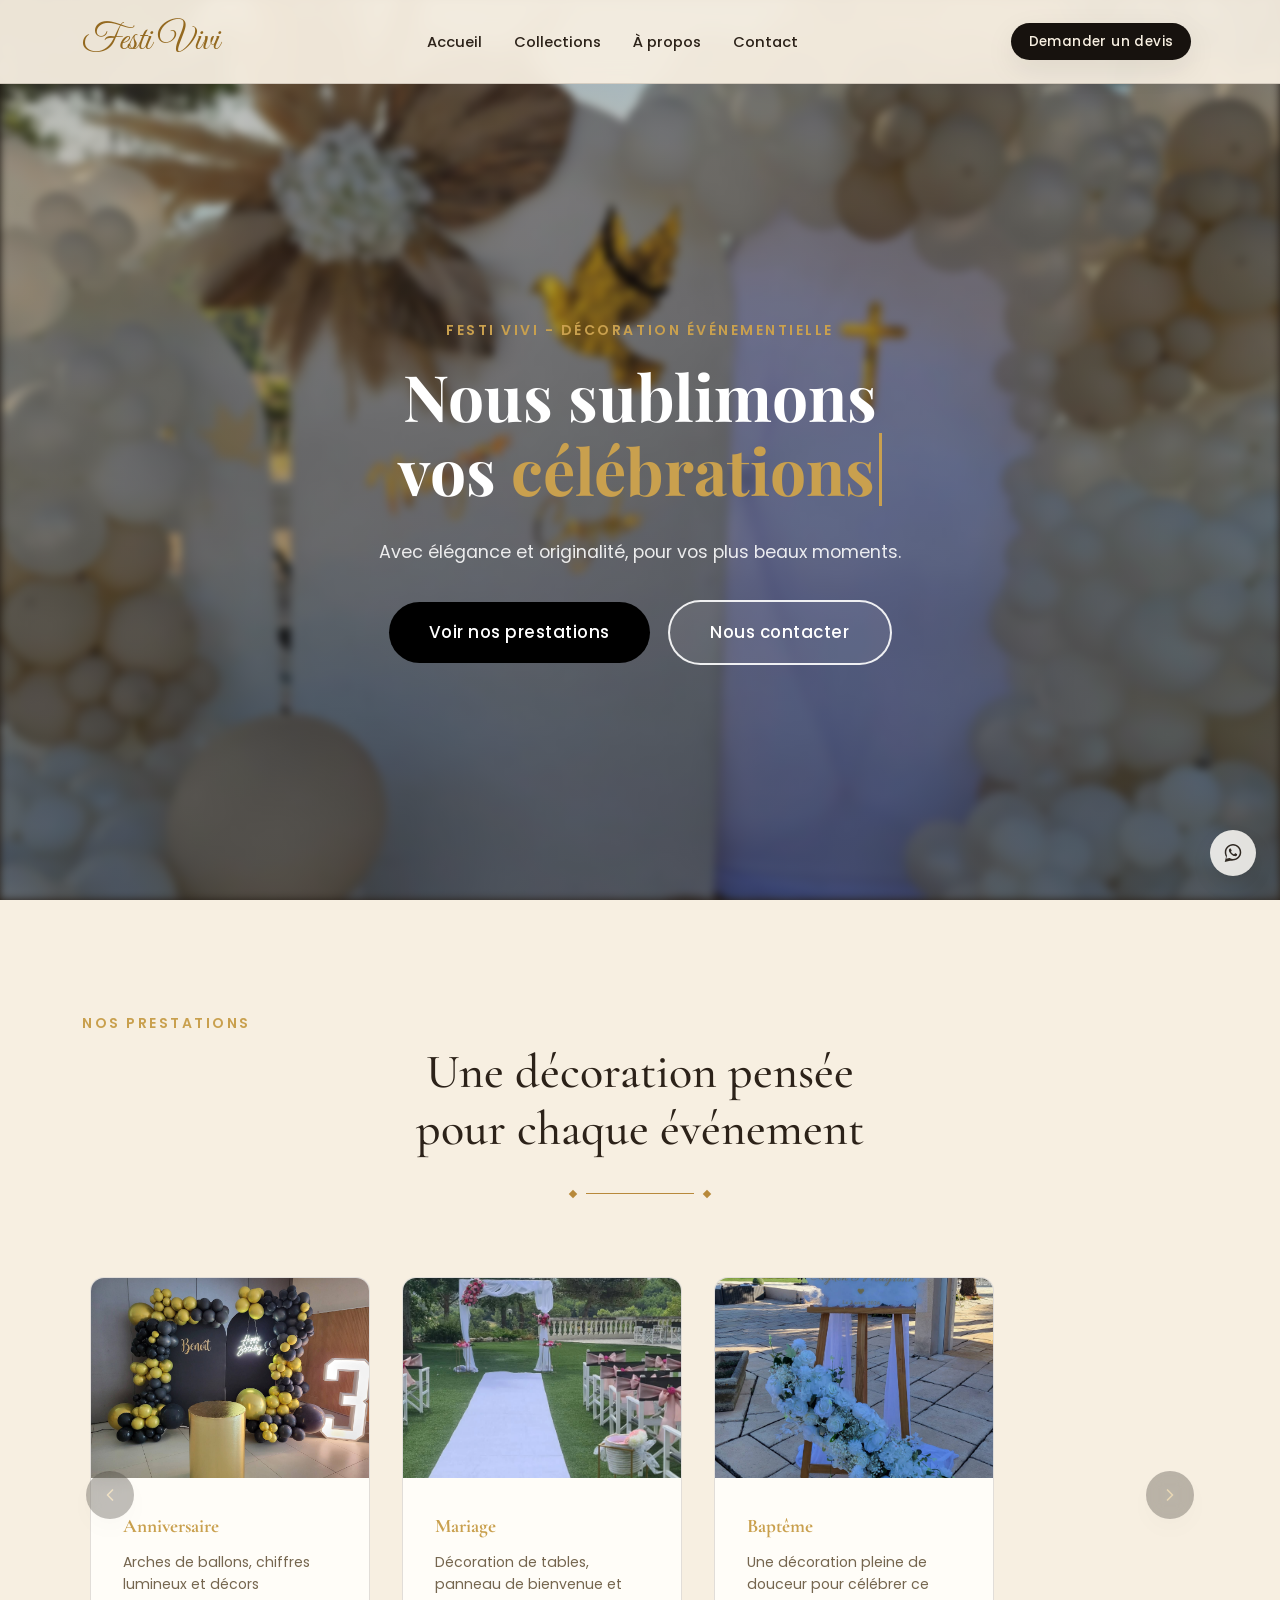
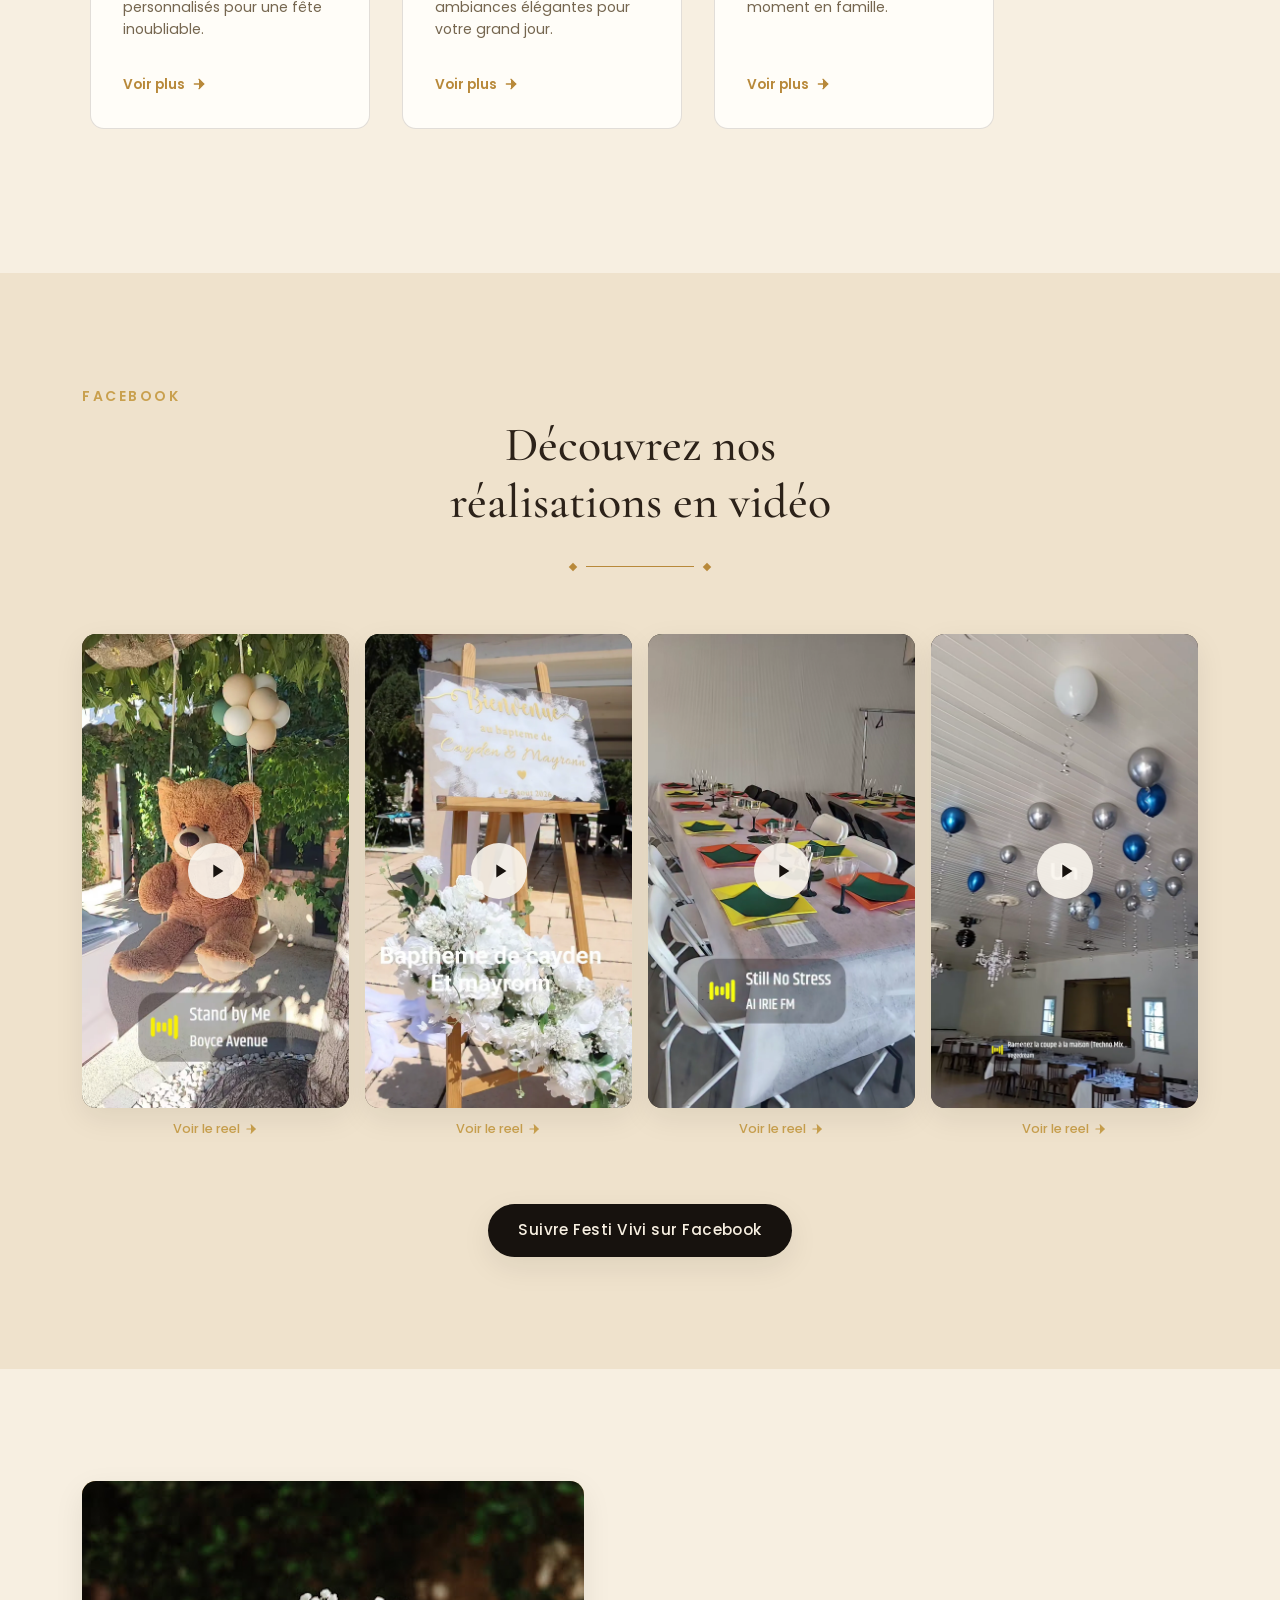
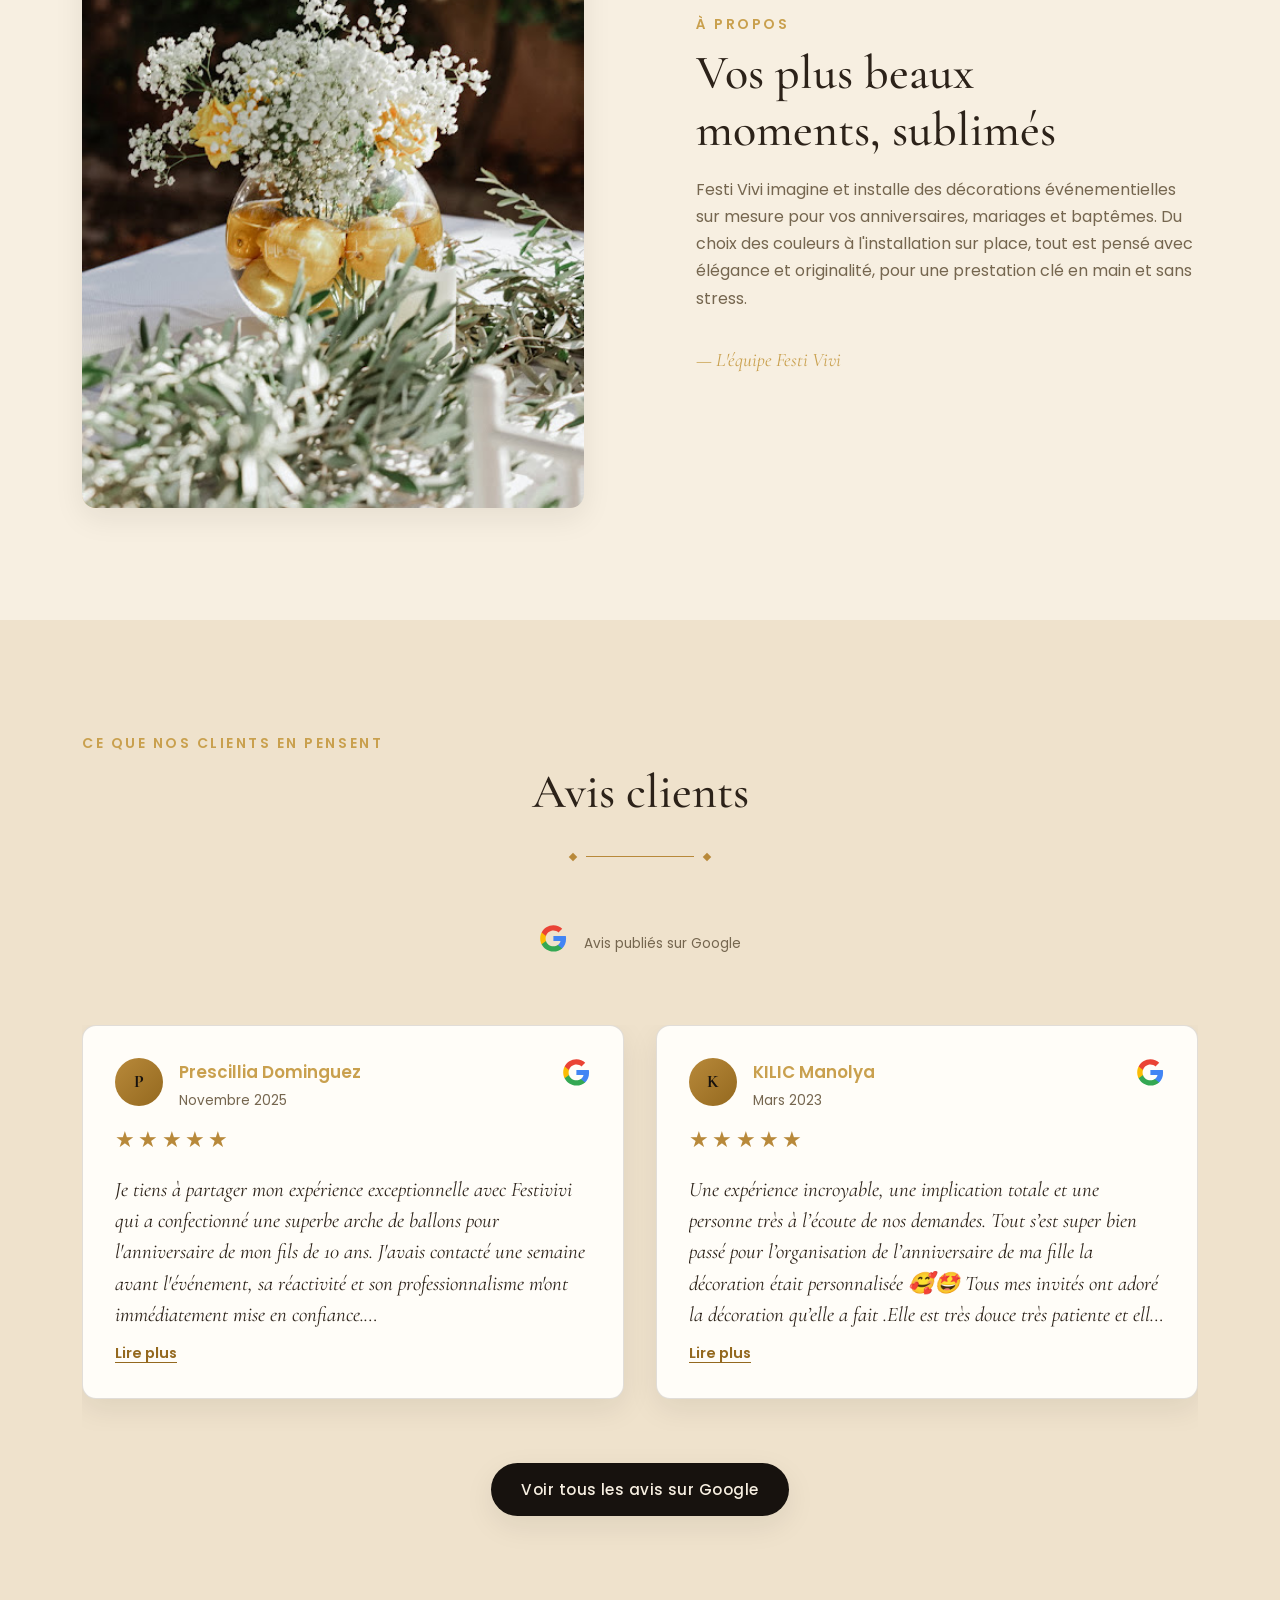
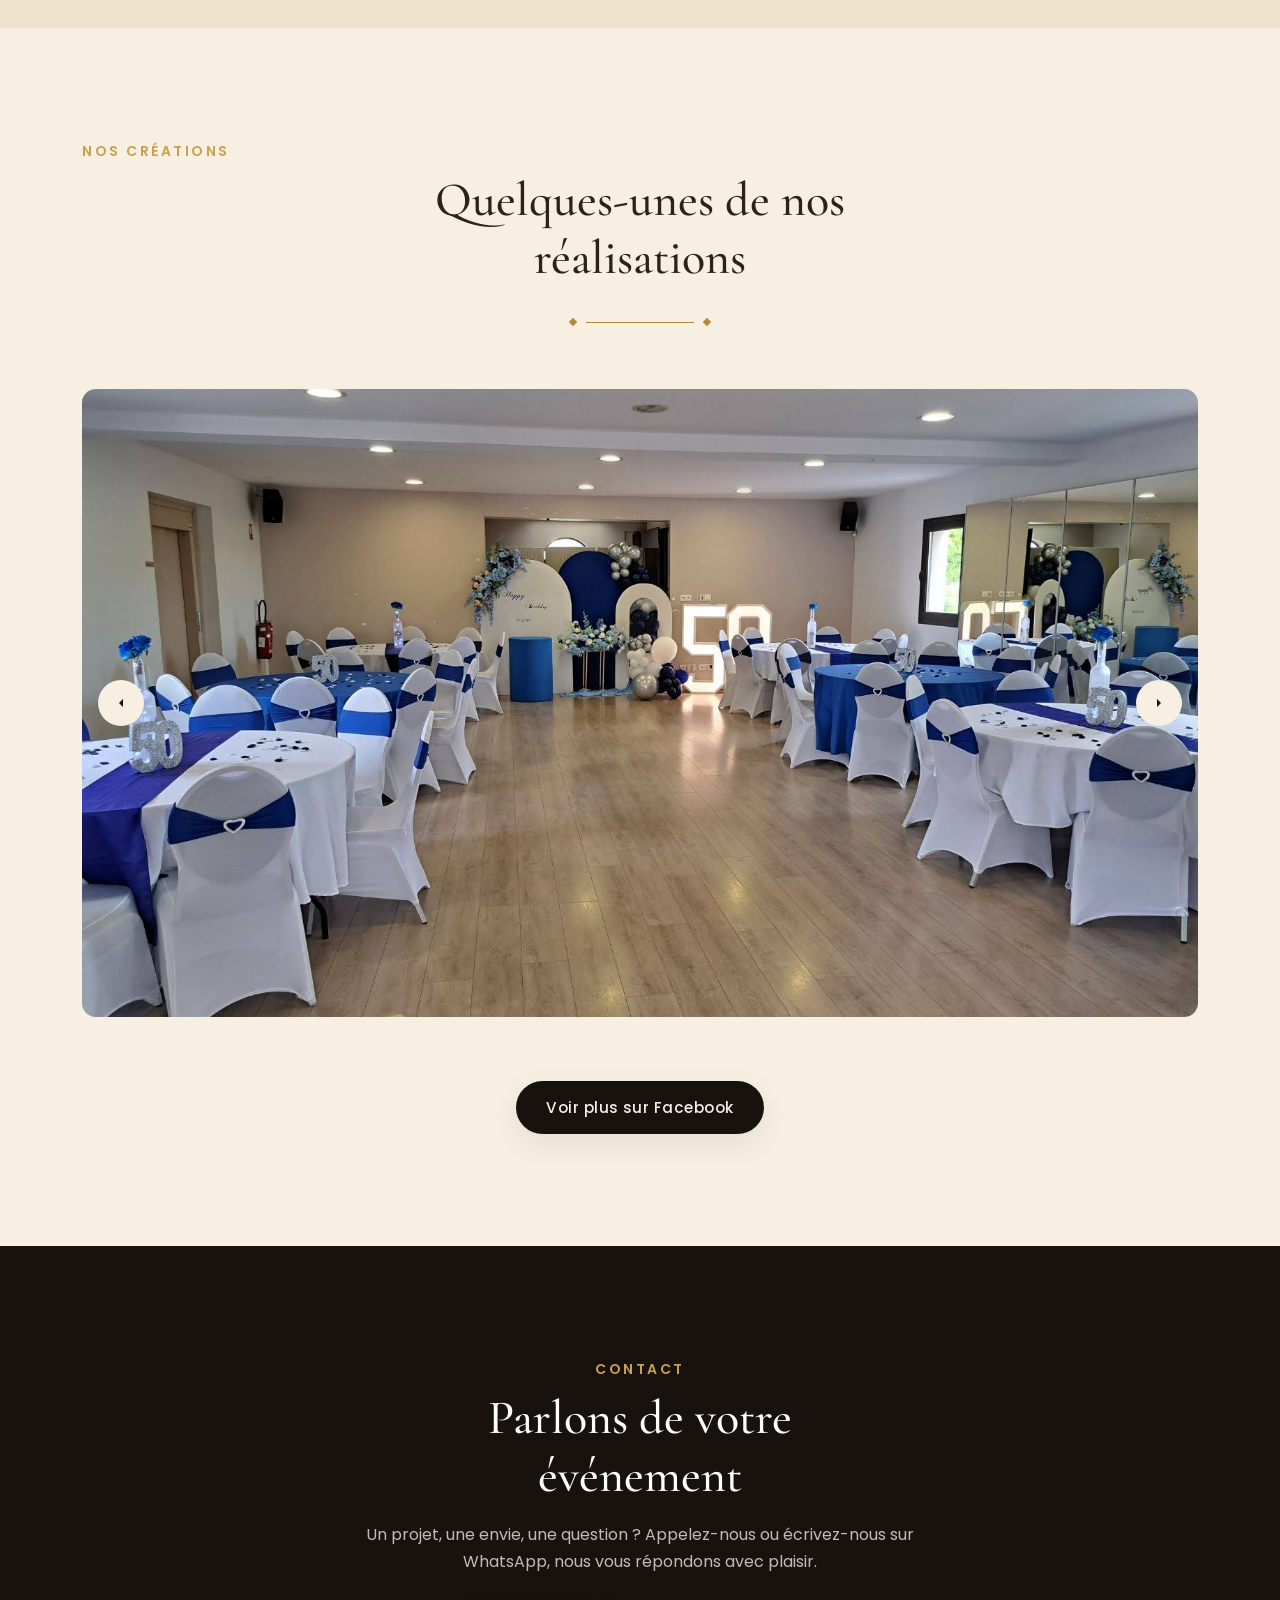
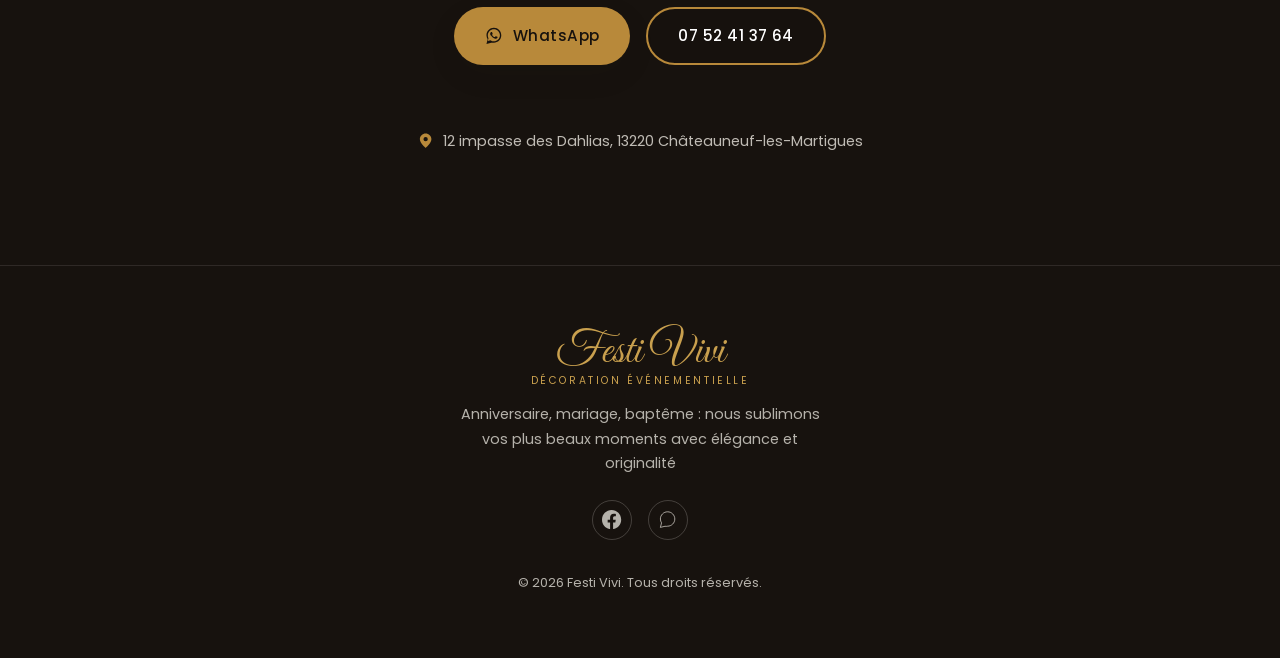
<file: index.html>
<!doctype html>
<html lang="fr">
  <head>
    <meta charset="UTF-8" />
    <meta name="viewport" content="width=device-width, initial-scale=1.0" />
    <title>Festi Vivi — Décoration événementielle</title>
    <meta
      name="description"
      content="Festi Vivi : décoration événementielle à Châteauneuf-les-Martigues. Anniversaires, mariages et baptêmes : arches de ballons, chiffres lumineux et décorations sur mesure, avec élégance et originalité."
    />

    <link rel="preconnect" href="https://fonts.googleapis.com" />
    <link rel="preconnect" href="https://fonts.gstatic.com" crossorigin />
    <link
      href="https://fonts.googleapis.com/css2?family=Cormorant+Garamond:ital,wght@0,400;0,500;0,600;1,500&family=Poppins:wght@300;400;500;600&family=Playfair+Display:ital,wght@0,400;0,600;0,700;1,400&family=Great+Vibes&display=swap"
      rel="stylesheet"
    />

    <link rel="stylesheet" href="style.css" />
    <!-- Thème Festi Vivi : doit rester APRÈS style.css -->
    <link rel="stylesheet" href="festivivi.css" />
  </head>
  <body>
    <a href="#main-content" class="skip-link">Aller au contenu principal</a>

    <!-- ============ HEADER ============ -->
    <header class="site-header" id="site-header">
      <div class="header__inner">
        <a href="#accueil" class="logo" aria-label="Festi Vivi, retour à l'accueil">
          <span class="logo__main logo__script">Festi Vivi</span>
        </a>

        <nav class="main-nav" id="main-nav" aria-label="Navigation principale">
          <ul class="main-nav__list">
            <li><a href="index.html" class="main-nav__link">Accueil</a></li>
            <li><a href="collections.html" class="main-nav__link">Collections</a></li>
            <li><a href="about.html" class="main-nav__link">À propos</a></li>
            <li><a href="contact.html" class="main-nav__link">Contact</a></li>
            <li class="main-nav__cta-item">
              <a href="devis.html" class="btn btn--gold btn--small">Demander un devis</a>
            </li>
          </ul>
        </nav>

        <div class="header__actions">
          <a href="devis.html" class="btn btn--gold btn--small header__cta">Demander un devis</a>

          <button
            type="button"
            class="burger"
            id="burger"
            aria-expanded="false"
            aria-controls="main-nav"
            aria-label="Ouvrir le menu"
          >
            <span class="burger__bar"></span>
            <span class="burger__bar"></span>
            <span class="burger__bar"></span>
          </button>
        </div>
      </div>
    </header>

    <main id="main-content">
      <!-- ============ HERO ============ -->
      <section class="hero" id="accueil">
        <!-- IMAGE: remplacer assets/images/hero.webp par une belle photo (arche de ballons) -->
        <img
          class="hero__image"
          src="assets/images/hero.webp"
          alt="Arche de ballons Festi Vivi"
          onerror="this.style.display = 'none'"
        />
        <div class="hero__overlay" aria-hidden="true"></div>

        <div class="hero__content">
          <p class="eyebrow eyebrow--on-dark">
            Festi Vivi - Décoration événementielle
          </p>
          <h1 class="hero__title">
            Nous sublimons vos
            <span class="hero__typewriter" id="heroTypewriter" aria-live="polite"></span>
          </h1>
          <p class="hero__subtitle">
            Avec élégance et originalité, pour vos plus beaux moments.
          </p>
          <div class="hero__actions">
            <a href="#collections" class="btn btn--gold hero__btn">Voir nos prestations</a>
            <a href="contact.html" class="btn btn--outline hero__btn">Nous contacter</a>
          </div>
        </div>
      </section>

      <!-- ============ PRESTATIONS — CARROUSEL ============ -->
      <section class="section collections" id="collections">
        <div class="container">
          <p class="eyebrow">Nos prestations</p>
          <h2 class="section__title">Une décoration pensée pour chaque événement</h2>
          <div class="divider" aria-hidden="true"><span></span></div>

          <div class="carousel">
            <button class="carousel__arrow carousel__arrow--left" id="carouselPrev" aria-label="Prestation précédente">
              <svg viewBox="0 0 24 24" fill="none" stroke="currentColor" stroke-width="2" stroke-linecap="round" stroke-linejoin="round"><path d="m15 18-6-6 6-6" /></svg>
            </button>
            <button class="carousel__arrow carousel__arrow--right" id="carouselNext" aria-label="Prestation suivante">
              <svg viewBox="0 0 24 24" fill="none" stroke="currentColor" stroke-width="2" stroke-linecap="round" stroke-linejoin="round"><path d="m9 18 6-6-6-6" /></svg>
            </button>

            <div class="carousel__track">
              <article class="card">
                <div class="card__image">
                  <img src="assets/images/prestation-anniversaire.webp" alt="Décoration d'anniversaire Festi Vivi" loading="lazy" onerror="this.parentElement.classList.add('is-placeholder')" />
                </div>
                <div class="card__body">
                  <h3 class="card__title">Anniversaire</h3>
                  <p class="card__text">Arches de ballons, chiffres lumineux et décors personnalisés pour une fête inoubliable.</p>
                  <a href="collections.html#anniversaire" class="card__link">
                    Voir plus
                    <svg viewBox="0 0 24 24" fill="none" stroke="currentColor" stroke-width="2" stroke-linecap="round" stroke-linejoin="round"><path d="M5 12h14" /><path d="m12 5 7 7-7 7" /></svg>
                  </a>
                </div>
              </article>

              <article class="card">
                <div class="card__image">
                  <img src="assets/images/prestation-mariage.webp" alt="Décoration de mariage Festi Vivi" loading="lazy" onerror="this.parentElement.classList.add('is-placeholder')" />
                </div>
                <div class="card__body">
                  <h3 class="card__title">Mariage</h3>
                  <p class="card__text">Décoration de tables, panneau de bienvenue et ambiances élégantes pour votre grand jour.</p>
                  <a href="collections.html#mariage" class="card__link">
                    Voir plus
                    <svg viewBox="0 0 24 24" fill="none" stroke="currentColor" stroke-width="2" stroke-linecap="round" stroke-linejoin="round"><path d="M5 12h14" /><path d="m12 5 7 7-7 7" /></svg>
                  </a>
                </div>
              </article>

              <article class="card">
                <div class="card__image">
                  <img src="assets/images/prestation-bapteme.webp" alt="Décoration de baptême Festi Vivi" loading="lazy" onerror="this.parentElement.classList.add('is-placeholder')" />
                </div>
                <div class="card__body">
                  <h3 class="card__title">Baptême</h3>
                  <p class="card__text">Une décoration pleine de douceur pour célébrer ce moment en famille.</p>
                  <a href="collections.html#bapteme" class="card__link">
                    Voir plus
                    <svg viewBox="0 0 24 24" fill="none" stroke="currentColor" stroke-width="2" stroke-linecap="round" stroke-linejoin="round"><path d="M5 12h14" /><path d="m12 5 7 7-7 7" /></svg>
                  </a>
                </div>
              </article>
            </div>
          </div>
        </div>
      </section>

      <!-- ============ REELS FACEBOOK ============ -->
      <!-- Liens des 4 reels Facebook déjà renseignés (même ordre que urls.txt)
           (ouvre un reel sur Facebook > clic droit sur la date > « Copier l'adresse du lien »).
           Les vidéos clip-1.mp4 à clip-4.mp4 se génèrent avec download_clips.py. -->
      <section class="section instagram" id="reels">
        <div class="container">
          <p class="eyebrow">Facebook</p>
          <h2 class="section__title">Découvrez nos réalisations en vidéo</h2>
          <div class="divider" aria-hidden="true"><span></span></div>

          <div class="instagram__grid">
            <figure class="ig-card">
              <div class="ig-card__media">
                <video class="ig-card__video" muted loop playsinline preload="none" poster="assets/videos/clip-1-poster.webp">
                  <source src="assets/videos/clip-1.mp4" type="video/mp4" />
                </video>
                <button type="button" class="ig-card__play" aria-label="Lire la vidéo 1"><svg viewBox="0 0 24 24" aria-hidden="true"><path d="M8 5v14l11-7z" /></svg></button>
              </div>
              <a class="ig-card__reel-link" href="https://www.facebook.com/reel/1017892534622003" target="_blank" rel="noopener noreferrer">
                Voir le reel
                <svg viewBox="0 0 24 24" fill="none" stroke="currentColor" stroke-width="2" stroke-linecap="round" stroke-linejoin="round" aria-hidden="true"><path d="M5 12h14" /><path d="m12 5 7 7-7 7" /></svg>
              </a>
            </figure>

            <figure class="ig-card">
              <div class="ig-card__media">
                <video class="ig-card__video" muted loop playsinline preload="none" poster="assets/videos/clip-2-poster.webp">
                  <source src="assets/videos/clip-2.mp4" type="video/mp4" />
                </video>
                <button type="button" class="ig-card__play" aria-label="Lire la vidéo 2"><svg viewBox="0 0 24 24" aria-hidden="true"><path d="M8 5v14l11-7z" /></svg></button>
              </div>
              <a class="ig-card__reel-link" href="https://www.facebook.com/reel/951956037923505" target="_blank" rel="noopener noreferrer">
                Voir le reel
                <svg viewBox="0 0 24 24" fill="none" stroke="currentColor" stroke-width="2" stroke-linecap="round" stroke-linejoin="round" aria-hidden="true"><path d="M5 12h14" /><path d="m12 5 7 7-7 7" /></svg>
              </a>
            </figure>

            <figure class="ig-card">
              <div class="ig-card__media">
                <video class="ig-card__video" muted loop playsinline preload="none" poster="assets/videos/clip-3-poster.webp">
                  <source src="assets/videos/clip-3.mp4" type="video/mp4" />
                </video>
                <button type="button" class="ig-card__play" aria-label="Lire la vidéo 3"><svg viewBox="0 0 24 24" aria-hidden="true"><path d="M8 5v14l11-7z" /></svg></button>
              </div>
              <a class="ig-card__reel-link" href="https://www.facebook.com/reel/2263779661687401" target="_blank" rel="noopener noreferrer">
                Voir le reel
                <svg viewBox="0 0 24 24" fill="none" stroke="currentColor" stroke-width="2" stroke-linecap="round" stroke-linejoin="round" aria-hidden="true"><path d="M5 12h14" /><path d="m12 5 7 7-7 7" /></svg>
              </a>
            </figure>

            <figure class="ig-card">
              <div class="ig-card__media">
                <video class="ig-card__video" muted loop playsinline preload="none" poster="assets/videos/clip-4-poster.webp">
                  <source src="assets/videos/clip-4.mp4" type="video/mp4" />
                </video>
                <button type="button" class="ig-card__play" aria-label="Lire la vidéo 4"><svg viewBox="0 0 24 24" aria-hidden="true"><path d="M8 5v14l11-7z" /></svg></button>
              </div>
              <a class="ig-card__reel-link" href="https://www.facebook.com/reel/569833822066147" target="_blank" rel="noopener noreferrer">
                Voir le reel
                <svg viewBox="0 0 24 24" fill="none" stroke="currentColor" stroke-width="2" stroke-linecap="round" stroke-linejoin="round" aria-hidden="true"><path d="M5 12h14" /><path d="m12 5 7 7-7 7" /></svg>
              </a>
            </figure>
          </div>

          <a href="https://www.facebook.com/people/Festi-vivi/100068612711866/" target="_blank" rel="noopener noreferrer" class="btn btn--gold instagram__btn">Suivre Festi Vivi sur Facebook</a>
        </div>
      </section>

      <!-- ============ À PROPOS ============ -->
      <section class="section approach" id="approche">
        <div class="container approach__inner">
          <div class="approach__media">
            <!-- IMAGE: assets/images/approche.webp -->
            <img src="assets/images/approche.webp" alt="Installation d'une décoration Festi Vivi" loading="lazy" onerror="this.parentElement.classList.add('is-placeholder')" />
          </div>
          <div class="approach__content">
            <p class="eyebrow">À propos</p>
            <h2 class="section__title section__title--left">Vos plus beaux moments, sublimés</h2>
            <p class="approach__text">
              Festi Vivi imagine et installe des décorations événementielles sur mesure pour vos anniversaires, mariages et baptêmes.

              Du choix des couleurs à l'installation sur place, tout est pensé avec élégance et originalité, pour une prestation clé en main et sans stress.
            </p>
            <p class="approach__signature">— L'équipe Festi Vivi</p>
          </div>
        </div>
      </section>

      <!-- ============ AVIS CLIENTS (Google) ============ -->
      <!-- ⚠️ À FAIRE : remplace les [crochets] par les VRAIS avis de la fiche Google Festi Vivi
           (mêmes nom, date, note et texte que sur Google Maps), et ajuste le nombre d'étoiles.
           Duplique un <article class="review-card"> pour en ajouter. -->
      <section class="section reviews" id="avis">
        <div class="container">
          <p class="eyebrow">Ce que nos clients en pensent</p>
          <h2 class="section__title">Avis clients</h2>
          <div class="divider" aria-hidden="true"><span></span></div>

          <div class="reviews__summary">
            <span class="reviews__google-icon"><svg viewBox="0 0 24 24" width="48" height="48" xmlns="http://www.w3.org/2000/svg" aria-hidden="true">
                      <path d="M22.56 12.25c0-.78-.07-1.53-.2-2.25H12v4.26h5.92c-.26 1.37-1.04 2.53-2.21 3.31v2.77h3.57c2.08-1.92 3.28-4.74 3.28-8.09z" fill="#4285F4" />
                      <path d="M12 23c2.97 0 5.46-.98 7.28-2.66l-3.57-2.77c-.98.66-2.23 1.06-3.71 1.06-2.86 0-5.29-1.93-6.16-4.53H2.18v2.84C3.99 20.53 7.7 23 12 23z" fill="#34A853" />
                      <path d="M5.84 14.09c-.22-.66-.35-1.36-.35-2.09s.13-1.43.35-2.09V7.07H2.18C1.43 8.55 1 10.22 1 12s.43 3.45 1.18 4.93l2.85-2.22.81-.62z" fill="#FBBC05" />
                      <path d="M12 5.38c1.62 0 3.06.56 4.21 1.64l3.15-3.15C17.45 2.09 14.97 1 12 1 7.7 1 3.99 3.47 2.18 7.07l3.66 2.84c.87-2.6 3.3-4.53 6.16-4.53z" fill="#EA4335" />
                    </svg></span>
            <div class="reviews__summary-details">
              <p class="reviews__summary-text">Avis publiés sur Google</p>
            </div>
          </div>

          <div class="reviews__grid">
            <article class="review-card">
              <div class="review-card__top">
                <div class="review-card__header">
                  <div class="review-card__identity">
                    <span class="review-card__avatar" aria-hidden="true">P</span>
                    <div class="review-card__review-id">
                      <p class="review-card__author">Prescillia Dominguez</p>
                      <p class="review-card__date">Novembre 2025</p>
                    </div>
                  </div>
                  <div class="review-card__stars" aria-label="5 étoiles">★★★★★</div>
                </div>
                <div class="reviews__google-icon">
                  <svg viewBox="0 0 24 24" width="48" height="48" xmlns="http://www.w3.org/2000/svg" aria-hidden="true">
                      <path d="M22.56 12.25c0-.78-.07-1.53-.2-2.25H12v4.26h5.92c-.26 1.37-1.04 2.53-2.21 3.31v2.77h3.57c2.08-1.92 3.28-4.74 3.28-8.09z" fill="#4285F4" />
                      <path d="M12 23c2.97 0 5.46-.98 7.28-2.66l-3.57-2.77c-.98.66-2.23 1.06-3.71 1.06-2.86 0-5.29-1.93-6.16-4.53H2.18v2.84C3.99 20.53 7.7 23 12 23z" fill="#34A853" />
                      <path d="M5.84 14.09c-.22-.66-.35-1.36-.35-2.09s.13-1.43.35-2.09V7.07H2.18C1.43 8.55 1 10.22 1 12s.43 3.45 1.18 4.93l2.85-2.22.81-.62z" fill="#FBBC05" />
                      <path d="M12 5.38c1.62 0 3.06.56 4.21 1.64l3.15-3.15C17.45 2.09 14.97 1 12 1 7.7 1 3.99 3.47 2.18 7.07l3.66 2.84c.87-2.6 3.3-4.53 6.16-4.53z" fill="#EA4335" />
                    </svg>
                </div>
              </div>
              <p class="review-card__text">Je tiens à partager mon expérience exceptionnelle avec Festivivi qui a confectionné une superbe arche de ballons pour l'anniversaire de mon fils de 10 ans. J'avais contacté une semaine avant l'événement, sa réactivité et son professionnalisme m'ont immédiatement mise en confiance. <br> <br>

Dès notre premier échange, elle a su comprendre mes attentes et m'a proposé des idées créatives pour personnaliser l'arche selon le thème de la fête. Elle a pris le temps de m'expliquer les différentes options et a même partagé des exemples de son travail, ce qui m'a beaucoup rassurée. <br> <br>

Le jour de l'anniversaire, nous avons découvert une arche de ballons tout simplement magnifique, qui a ébloui tant les enfants que les adultes. Les couleurs étaient éclatantes et l'agencement des ballons était parfait. En plus de cela, l’arche était d'une qualité remarquable et a tenu toute la journée et même plusieurs jours, ajoutant une touche festive à notre célébration. <br> <br>

Je recommande vivement à quiconque qui cherche à ajouter une touche spéciale à un événement. Son talent, son écoute et sa passion pour son métier font toute la différence. Merci encore pour ce travail incroyable !</p>
            </article>

            <article class="review-card">
              <div class="review-card__top">
                <div class="review-card__header">
                  <div class="review-card__identity">
                    <span class="review-card__avatar" aria-hidden="true">K</span>
                    <div class="review-card__review-id">
                      <p class="review-card__author">KILIC Manolya</p>
                      <p class="review-card__date">Mars 2023</p>
                    </div>
                  </div>
                  <div class="review-card__stars" aria-label="5 étoiles">★★★★★</div>
                </div>
                <div class="reviews__google-icon">
                  <svg viewBox="0 0 24 24" width="48" height="48" xmlns="http://www.w3.org/2000/svg" aria-hidden="true">
                      <path d="M22.56 12.25c0-.78-.07-1.53-.2-2.25H12v4.26h5.92c-.26 1.37-1.04 2.53-2.21 3.31v2.77h3.57c2.08-1.92 3.28-4.74 3.28-8.09z" fill="#4285F4" />
                      <path d="M12 23c2.97 0 5.46-.98 7.28-2.66l-3.57-2.77c-.98.66-2.23 1.06-3.71 1.06-2.86 0-5.29-1.93-6.16-4.53H2.18v2.84C3.99 20.53 7.7 23 12 23z" fill="#34A853" />
                      <path d="M5.84 14.09c-.22-.66-.35-1.36-.35-2.09s.13-1.43.35-2.09V7.07H2.18C1.43 8.55 1 10.22 1 12s.43 3.45 1.18 4.93l2.85-2.22.81-.62z" fill="#FBBC05" />
                      <path d="M12 5.38c1.62 0 3.06.56 4.21 1.64l3.15-3.15C17.45 2.09 14.97 1 12 1 7.7 1 3.99 3.47 2.18 7.07l3.66 2.84c.87-2.6 3.3-4.53 6.16-4.53z" fill="#EA4335" />
                    </svg>
                </div>
              </div>
              <p class="review-card__text">Une expérience incroyable, une implication totale et une personne très à l’écoute de nos demandes. Tout s’est super bien passé pour l’organisation de l’anniversaire de ma fille la décoration était personnalisée 🥰🤩 Tous mes invités ont adoré la décoration qu’elle a fait .Elle est très douce très patiente et elle essaie de s’adapter à tous les budgets ! Vraiment un contact a ne pas négliger lorsque l’on organise un événement ! Un grand MERCI et bravo vous êtes au top
A l’année prochaine 🥳</p>
            </article>
          </div>

          <a href="https://maps.app.goo.gl/cxccLhbjkw4Xo4D17" target="_blank" rel="noopener noreferrer" class="btn btn--gold reviews__btn">Voir tous les avis sur Google</a>
        </div>
      </section>

      <!-- ============ GALERIE ============ -->
      <section class="section gallery" id="galerie">
        <div class="container">
          <p class="eyebrow">Nos créations</p>
          <h2 class="section__title">Quelques-unes de nos réalisations</h2>
          <div class="divider" aria-hidden="true"><span></span></div>

          <div class="gallery__slider" id="gallery-slider">
            <div class="gallery__track" id="gallery-track">
              <!-- IMAGES: assets/images/gallery-1.webp à gallery-6.webp -->
              <div class="gallery__slide"><img src="assets/images/gallery-1.webp" alt="Création Festi Vivi 1" loading="lazy" onerror="this.parentElement.classList.add('is-placeholder')" /></div>
              <div class="gallery__slide"><img src="assets/images/gallery-2.webp" alt="Création Festi Vivi 2" loading="lazy" onerror="this.parentElement.classList.add('is-placeholder')" /></div>
              <div class="gallery__slide"><img src="assets/images/gallery-3.webp" alt="Création Festi Vivi 3" loading="lazy" onerror="this.parentElement.classList.add('is-placeholder')" /></div>
              <div class="gallery__slide"><img src="assets/images/gallery-4.webp" alt="Création Festi Vivi 4" loading="lazy" onerror="this.parentElement.classList.add('is-placeholder')" /></div>
              <div class="gallery__slide"><img src="assets/images/gallery-5.webp" alt="Création Festi Vivi 5" loading="lazy" onerror="this.parentElement.classList.add('is-placeholder')" /></div>
              <div class="gallery__slide"><img src="assets/images/gallery-6.webp" alt="Création Festi Vivi 6" loading="lazy" onerror="this.parentElement.classList.add('is-placeholder')" /></div>
            </div>

            <button type="button" class="gallery__arrow gallery__arrow--prev" id="gallery-prev" aria-label="Image précédente">
              <svg viewBox="0 0 24 24" aria-hidden="true"><path d="M15 18l-6-6 6-6" /></svg>
            </button>
            <button type="button" class="gallery__arrow gallery__arrow--next" id="gallery-next" aria-label="Image suivante">
              <svg viewBox="0 0 24 24" aria-hidden="true"><path d="M9 18l6-6-6-6" /></svg>
            </button>
          </div>

          <div class="gallery__cta">
            <a href="https://www.facebook.com/people/Festi-vivi/100068612711866/" target="_blank" rel="noopener noreferrer" class="btn btn--gold">Voir plus sur Facebook</a>
          </div>
        </div>
      </section>

      <!-- ============ CONTACT ============ -->
      <section class="section contact" id="contact">
        <div class="container contact__inner">
          <p class="eyebrow eyebrow--on-dark">Contact</p>
          <h2 class="section__title section__title--on-dark">Parlons de votre événement</h2>
          <p class="contact__text">
            Un projet, une envie, une question ? Appelez-nous ou écrivez-nous sur WhatsApp, nous vous répondons avec plaisir.
          </p>

          <div class="contact__actions">
            <a href="https://wa.me/33752413764" target="_blank" rel="noopener noreferrer" class="btn btn--gold contact__btn">
              <svg class="contact__btn-icon" viewBox="0 0 32 32" aria-hidden="true">
                <path d="M16.001 3C9.373 3 4 8.373 4 15c0 2.386.696 4.607 1.897 6.475L4 29l7.72-1.86A11.94 11.94 0 0 0 16 27c6.628 0 12-5.373 12-12S22.629 3 16.001 3zm0 21.8a9.76 9.76 0 0 1-4.98-1.363l-.357-.213-4.583 1.104 1.223-4.47-.232-.367A9.76 9.76 0 0 1 6.2 15c0-5.404 4.397-9.8 9.801-9.8 5.403 0 9.8 4.396 9.8 9.8 0 5.404-4.397 9.8-9.8 9.8zm5.377-7.34c-.294-.147-1.74-.859-2.01-.957-.27-.098-.466-.147-.663.147-.196.294-.76.957-.933 1.153-.172.196-.343.22-.637.073-.294-.147-1.24-.457-2.362-1.457-.873-.779-1.463-1.74-1.635-2.034-.172-.294-.018-.453.129-.6.132-.132.294-.343.441-.514.147-.172.196-.294.294-.49.098-.196.049-.367-.024-.514-.073-.147-.663-1.597-.909-2.187-.239-.574-.482-.497-.663-.506l-.564-.01c-.196 0-.514.073-.784.367-.27.294-1.03 1.006-1.03 2.455 0 1.448 1.055 2.848 1.202 3.044.147.196 2.076 3.17 5.032 4.444.703.303 1.251.484 1.679.62.705.224 1.347.192 1.854.117.566-.084 1.74-.712 1.985-1.4.245-.69.245-1.28.172-1.4-.073-.122-.269-.196-.563-.343z" />
              </svg>
              <span>WhatsApp</span>
            </a>
            <a href="tel:+33752413764" class="btn btn--outline contact__btn"><span>07 52 41 37 64</span></a>
          </div>

          <ul class="contact__infos">
            <li>
              <svg viewBox="0 0 24 24" aria-hidden="true"><path d="M12 2C7.6 2 4 5.6 4 10c0 5.4 8 12 8 12s8-6.6 8-12c0-4.4-3.6-8-8-8zm0 11a3 3 0 1 1 0-6 3 3 0 0 1 0 6z" /></svg>
              <span>12 impasse des Dahlias, 13220 Châteauneuf-les-Martigues</span>
            </li>
          </ul>
        </div>
      </section>
    </main>

    <!-- ============ FOOTER ============ -->
    <footer class="site-footer">
      <div class="container site-footer__inner">
        <div class="site-footer__brand">
          <span class="logo__main logo__script">Festi Vivi</span>
          <span class="logo__sub">Décoration événementielle</span>
        </div>
        <p class="site-footer__tagline">
          Anniversaire, mariage, baptême : nous sublimons vos plus beaux moments avec élégance et originalité
        </p>
        <div class="site-footer__socials">
          <a href="https://www.facebook.com/people/Festi-vivi/100068612711866/" target="_blank" rel="noopener noreferrer" aria-label="Facebook Festi Vivi">
            <svg viewBox="0 0 24 24" aria-hidden="true"><path d="M24 12.073c0-6.627-5.373-12-12-12s-12 5.373-12 12c0 5.99 4.388 10.954 10.125 11.854v-8.385H7.078v-3.47h3.047V9.43c0-3.007 1.792-4.669 4.533-4.669 1.312 0 2.686.235 2.686.235v2.953H15.83c-1.491 0-1.956.925-1.956 1.874v2.25h3.328l-.532 3.47h-2.796v8.385C19.612 23.027 24 18.062 24 12.073z" /></svg>
          </a>
          <!-- Instagram : ajoute le lien du compte ici quand tu l'as -->
          <a href="https://wa.me/33752413764" target="_blank" rel="noopener noreferrer" aria-label="WhatsApp Festi Vivi">
            <svg viewBox="0 0 32 32" aria-hidden="true"><path d="M16.001 3C9.373 3 4 8.373 4 15c0 2.386.696 4.607 1.897 6.475L4 29l7.72-1.86A11.94 11.94 0 0 0 16 27c6.628 0 12-5.373 12-12S22.629 3 16.001 3z" fill="none" stroke="currentColor" stroke-width="1.5" /></svg>
          </a>
        </div>
        <p class="site-footer__copy">
          © <span id="current-year">2026</span> Festi Vivi. Tous droits réservés.
        </p>
      </div>
    </footer>

    <!-- ============ BOUTON WHATSAPP FLOTTANT ============ -->
    <a href="https://wa.me/33752413764" target="_blank" rel="noopener noreferrer" class="whatsapp-float" aria-label="Contacter Festi Vivi sur WhatsApp">
      <svg viewBox="0 0 32 32" aria-hidden="true">
        <path d="M16.001 3C9.373 3 4 8.373 4 15c0 2.386.696 4.607 1.897 6.475L4 29l7.72-1.86A11.94 11.94 0 0 0 16 27c6.628 0 12-5.373 12-12S22.629 3 16.001 3zm0 21.8a9.76 9.76 0 0 1-4.98-1.363l-.357-.213-4.583 1.104 1.223-4.47-.232-.367A9.76 9.76 0 0 1 6.2 15c0-5.404 4.397-9.8 9.801-9.8 5.403 0 9.8 4.396 9.8 9.8 0 5.404-4.397 9.8-9.8 9.8zm5.377-7.34c-.294-.147-1.74-.859-2.01-.957-.27-.098-.466-.147-.663.147-.196.294-.76.957-.933 1.153-.172.196-.343.22-.637.073-.294-.147-1.24-.457-2.362-1.457-.873-.779-1.463-1.74-1.635-2.034-.172-.294-.018-.453.129-.6.132-.132.294-.343.441-.514.147-.172.196-.294.294-.49.098-.196.049-.367-.024-.514-.073-.147-.663-1.597-.909-2.187-.239-.574-.482-.497-.663-.506l-.564-.01c-.196 0-.514.073-.784.367-.27.294-1.03 1.006-1.03 2.455 0 1.448 1.055 2.848 1.202 3.044.147.196 2.076 3.17 5.032 4.444.703.303 1.251.484 1.679.62.705.224 1.347.192 1.854.117.566-.084 1.74-.712 1.985-1.4.245-.69.245-1.28.172-1.4-.073-.122-.269-.196-.563-.343z" />
      </svg>
    </a>

    <script src="script.js"></script>
  </body>
</html>
</file>
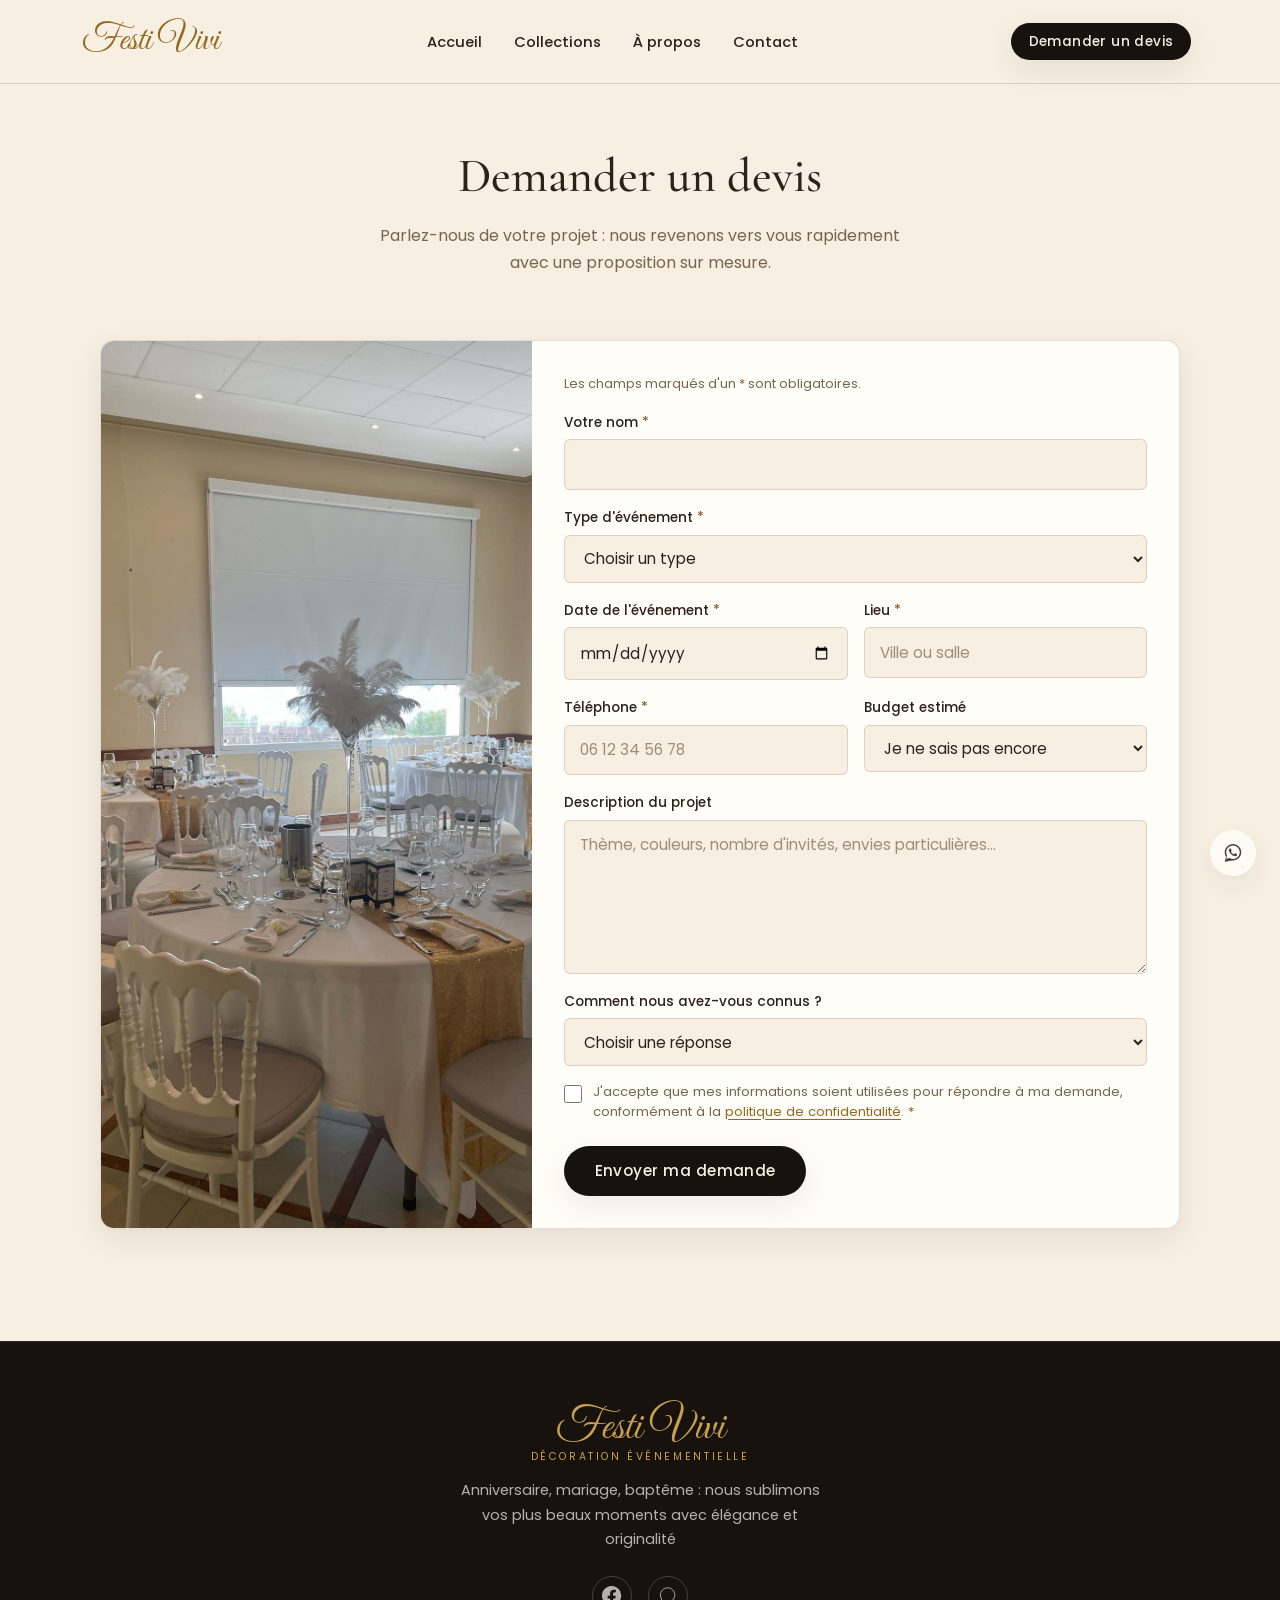
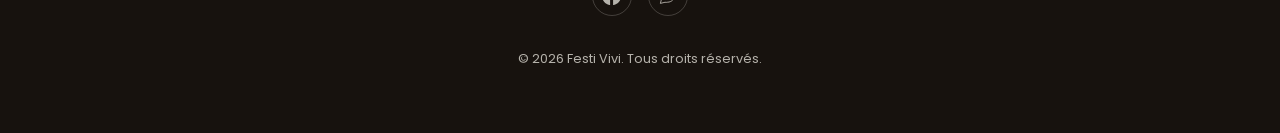
<file: devis.html>
<!doctype html>
<html lang="fr">
  <head>
    <meta charset="UTF-8" />
    <meta name="viewport" content="width=device-width, initial-scale=1.0" />
    <title>Demander un devis — Festi Vivi | Décoration événementielle à Châteauneuf-les-Martigues</title>
    <meta
      name="description"
      content="Demandez votre devis à Festi Vivi : décoration événementielle sur mesure pour anniversaires, mariages et baptêmes. Décrivez votre projet, nous vous répondons rapidement."
    />
    <meta name="theme-color" content="#17120e" />

    <!-- Open Graph (ajoute og:image et og:url une fois le nom de domaine connu) -->
    <meta property="og:type" content="website" />
    <meta property="og:locale" content="fr_FR" />
    <meta property="og:site_name" content="Festi Vivi" />
    <meta property="og:title" content="Demander un devis — Festi Vivi" />
    <meta
      property="og:description"
      content="Parlez-nous de votre événement : nous imaginons un décor sur mesure et vous envoyons un devis."
    />

    <link rel="preconnect" href="https://fonts.googleapis.com" />
    <link rel="preconnect" href="https://fonts.gstatic.com" crossorigin />
    <link
      href="https://fonts.googleapis.com/css2?family=Cormorant+Garamond:ital,wght@0,400;0,500;0,600;1,500&family=Poppins:wght@300;400;500;600&family=Playfair+Display:ital,wght@0,400;0,600;0,700;1,400&family=Great+Vibes&display=swap"
      rel="stylesheet"
    />

    <link rel="stylesheet" href="style.css" />
    <link rel="stylesheet" href="festivivi.css" />
  </head>
  <body>
    <a href="#main-content" class="skip-link">Aller au contenu principal</a>

    <!-- ============ HEADER ============ -->
    <header class="site-header" id="site-header">
      <div class="header__inner">
        <a href="index.html" class="logo" aria-label="Festi Vivi, retour à l'accueil">
          <span class="logo__main logo__script">Festi Vivi</span>
        </a>

        <nav class="main-nav" id="main-nav" aria-label="Navigation principale">
          <ul class="main-nav__list">
            <li><a href="index.html" class="main-nav__link">Accueil</a></li>
            <li><a href="collections.html" class="main-nav__link">Collections</a></li>
            <li><a href="about.html" class="main-nav__link">À propos</a></li>
            <li><a href="contact.html" class="main-nav__link">Contact</a></li>
          </ul>
        </nav>

        <div class="header__actions">
          <a href="devis.html" class="btn btn--gold btn--small header__cta">Demander un devis</a>

          <button
            type="button"
            class="burger"
            id="burger"
            aria-expanded="false"
            aria-controls="main-nav"
            aria-label="Ouvrir le menu"
          >
            <span class="burger__bar"></span>
            <span class="burger__bar"></span>
            <span class="burger__bar"></span>
          </button>
        </div>
      </div>
    </header>

    <main id="main-content">
      <section class="section devis__section">
        <h1 class="section__title">Demander un devis</h1>
        <p class="devis__intro">
          Parlez-nous de votre projet : nous revenons vers vous rapidement avec
          une proposition sur mesure.
        </p>

        <div class="devis__form-wrapper">
          <img
            class="devis__image"
            src="assets/images/devis.jpg"
            alt="Décoration événementielle réalisée par Festi Vivi"
          />

          <!-- ⚠️ À CONFIGURER : remplace l'action par ton service d'envoi (Formspree, Netlify Forms, PHP...) -->
          <form
            class="devis"
            action="https://formspree.io/f/VOTRE_ID"
            method="POST"
          >
            <p class="devis__required-note">
              Les champs marqués d'un <span aria-hidden="true">*</span> sont
              obligatoires.
            </p>

            <label class="devis__field" for="nom">
              <span class="devis__label">Votre nom <span aria-hidden="true">*</span></span>
              <input
                type="text"
                name="nom"
                id="nom"
                autocomplete="name"
                required
              />
            </label>

            <label class="devis__field" for="type">
              <span class="devis__label">Type d'événement <span aria-hidden="true">*</span></span>
              <select name="type" id="type" required>
                <option value="" disabled selected>Choisir un type</option>
                <option>Anniversaire</option>
                <option>Mariage</option>
                <option>Baptême</option>
                <option>Autre</option>
              </select>
            </label>

            <div class="devis__row">
              <label class="devis__field" for="date">
                <span class="devis__label">Date de l'événement <span aria-hidden="true">*</span></span>
                <input type="date" name="date" id="date" required />
              </label>

              <label class="devis__field" for="lieu">
                <span class="devis__label">Lieu <span aria-hidden="true">*</span></span>
                <input
                  type="text"
                  name="lieu"
                  id="lieu"
                  placeholder="Ville ou salle"
                  autocomplete="off"
                  required
                />
              </label>
            </div>

            <div class="devis__row">
              <label class="devis__field" for="telephone">
                <span class="devis__label">Téléphone <span aria-hidden="true">*</span></span>
                <input
                  type="tel"
                  name="telephone"
                  id="telephone"
                  autocomplete="tel"
                  placeholder="06 12 34 56 78"
                  required
                />
              </label>

              <label class="devis__field" for="budget">
                <span class="devis__label">Budget estimé</span>
                <select name="budget" id="budget">
                  <option value="" selected>Je ne sais pas encore</option>
                  <option>Moins de 200 €</option>
                  <option>200 € – 500 €</option>
                  <option>500 € – 1 000 €</option>
                  <option>Plus de 1 000 €</option>
                </select>
              </label>
            </div>

            <label class="devis__field" for="description">
              <span class="devis__label">Description du projet</span>
              <textarea
                name="description"
                id="description"
                rows="5"
                placeholder="Thème, couleurs, nombre d'invités, envies particulières..."
              ></textarea>
            </label>

            <label class="devis__field" for="source">
              <span class="devis__label">Comment nous avez-vous connus ?</span>
              <select name="source" id="source">
                <option value="" selected>Choisir une réponse</option>
                <option>Facebook</option>
                <option>Google</option>
                <option>Bouche à oreille</option>
                <option>WhatsApp</option>
                <option>Autre</option>
              </select>
            </label>

            <label class="devis__consent" for="consent">
              <input type="checkbox" name="consent" id="consent" required />
              <span>
                J'accepte que mes informations soient utilisées pour répondre à
                ma demande, conformément à la
                <a href="politique-confidentialite.html">politique de confidentialité</a>.
                <span aria-hidden="true">*</span>
              </span>
            </label>

            <button type="submit" class="btn btn--gold devis__submit">
              Envoyer ma demande
            </button>
          </form>
        </div>
      </section>
    </main>

    <!-- ============ FOOTER ============ -->
    <footer class="site-footer">
      <div class="container site-footer__inner">
        <div class="site-footer__brand">
          <span class="logo__main logo__script">Festi Vivi</span>
          <span class="logo__sub">Décoration événementielle</span>
        </div>
        <p class="site-footer__tagline">
          Anniversaire, mariage, baptême : nous sublimons vos plus beaux moments avec élégance et originalité
        </p>
        <div class="site-footer__socials">
          <a href="https://www.facebook.com/people/Festi-vivi/100068612711866/" target="_blank" rel="noopener noreferrer" aria-label="Facebook Festi Vivi">
            <svg viewBox="0 0 24 24" aria-hidden="true"><path d="M24 12.073c0-6.627-5.373-12-12-12s-12 5.373-12 12c0 5.99 4.388 10.954 10.125 11.854v-8.385H7.078v-3.47h3.047V9.43c0-3.007 1.792-4.669 4.533-4.669 1.312 0 2.686.235 2.686.235v2.953H15.83c-1.491 0-1.956.925-1.956 1.874v2.25h3.328l-.532 3.47h-2.796v8.385C19.612 23.027 24 18.062 24 12.073z" /></svg>
          </a>
          <a href="https://wa.me/33752413764" target="_blank" rel="noopener noreferrer" aria-label="WhatsApp Festi Vivi">
            <svg viewBox="0 0 32 32" aria-hidden="true"><path d="M16.001 3C9.373 3 4 8.373 4 15c0 2.386.696 4.607 1.897 6.475L4 29l7.72-1.86A11.94 11.94 0 0 0 16 27c6.628 0 12-5.373 12-12S22.629 3 16.001 3z" fill="none" stroke="currentColor" stroke-width="1.5" /></svg>
          </a>
        </div>
        <p class="site-footer__copy">
          © <span id="current-year">2026</span> Festi Vivi. Tous droits réservés.
        </p>
      </div>
    </footer>

    <!-- ============ BOUTON WHATSAPP FLOTTANT ============ -->
    <a href="https://wa.me/33752413764" target="_blank" rel="noopener noreferrer" class="whatsapp-float" aria-label="Contacter Festi Vivi sur WhatsApp">
      <svg viewBox="0 0 32 32" aria-hidden="true">
        <path d="M16.001 3C9.373 3 4 8.373 4 15c0 2.386.696 4.607 1.897 6.475L4 29l7.72-1.86A11.94 11.94 0 0 0 16 27c6.628 0 12-5.373 12-12S22.629 3 16.001 3zm0 21.8a9.76 9.76 0 0 1-4.98-1.363l-.357-.213-4.583 1.104 1.223-4.47-.232-.367A9.76 9.76 0 0 1 6.2 15c0-5.404 4.397-9.8 9.801-9.8 5.403 0 9.8 4.396 9.8 9.8 0 5.404-4.397 9.8-9.8 9.8zm5.377-7.34c-.294-.147-1.74-.859-2.01-.957-.27-.098-.466-.147-.663.147-.196.294-.76.957-.933 1.153-.172.196-.343.22-.637.073-.294-.147-1.24-.457-2.362-1.457-.873-.779-1.463-1.74-1.635-2.034-.172-.294-.018-.453.129-.6.132-.132.294-.343.441-.514.147-.172.196-.294.294-.49.098-.196.049-.367-.024-.514-.073-.147-.663-1.597-.909-2.187-.239-.574-.482-.497-.663-.506l-.564-.01c-.196 0-.514.073-.784.367-.27.294-1.03 1.006-1.03 2.455 0 1.448 1.055 2.848 1.202 3.044.147.196 2.076 3.17 5.032 4.444.703.303 1.251.484 1.679.62.705.224 1.347.192 1.854.117.566-.084 1.74-.712 1.985-1.4.245-.69.245-1.28.172-1.4-.073-.122-.269-.196-.563-.343z" />
      </svg>
    </a>

    <script src="script.js"></script>
  </body>
</html>
</file>
<file: style.css>
/* ==========================================================================
   AIGLE BLANC DÉCORATION
   Feuille de style principale
   Toutes les couleurs, polices et espacements passent par les variables
   ci-dessous : modifie uniquement ces valeurs pour changer le style global.
   ========================================================================== */

:root {
  /* Couleurs — thème clair, accent doré */
  --color-ink: #2a1a20;
  --color-ink-light: #4a3038;
  --color-cream: #f8eee8;
  --color-cream-dark: #eeddd5;
  --color-surface: #fffdfc;
  --color-text: #33252b;
  --color-text-muted: #7b6970;
  --color-gold: #c98fa6;
  --color-gold-dark: #a86d84;
  --color-gold-light: #d691a8;
  --color-burgundy: #b45c78;
  --color-white: #ffffff;
  --color-border: rgba(51, 37, 43, 0.12);

  /* Typographie */
  --font-display: "Cormorant Garamond", Georgia, serif;
  --font-body: "Poppins", "Segoe UI", sans-serif;

  --fs-h1: clamp(2.4rem, 5vw + 1rem, 4.6rem);
  --fs-h2: clamp(1.9rem, 3vw + 1rem, 3rem);
  --fs-h3: clamp(1.3rem, 1.5vw + 1rem, 1.6rem);
  --fs-body: 1rem;
  --fs-small: 0.875rem;

  /* Espacements */
  --space-xs: 0.5rem;
  --space-sm: 1rem;
  --space-md: 2rem;
  --space-lg: 4rem;
  --space-xl: 7rem;

  --container-width: 1180px;
  --radius-sm: 6px;
  --radius-md: 14px;
  --radius-full: 999px;

  --transition-fast: 0.2s ease;
  --transition-mid: 0.4s ease;
  --shadow-soft: 0 10px 30px rgba(28, 23, 18, 0.08);
  --shadow-strong: 0 20px 50px rgba(28, 23, 18, 0.18);

  --header-height: 84px;
}

/* ==========================================================================
   RESET & BASE
   ========================================================================== */

*,
*::before,
*::after {
  box-sizing: border-box;
  margin: 0;
  padding: 0;
}

html {
  scroll-behavior: smooth;
  scroll-padding-top: var(--header-height);
}

@media (prefers-reduced-motion: reduce) {
  html {
    scroll-behavior: auto;
  }
  *,
  *::before,
  *::after {
    animation-duration: 0.01ms !important;
    animation-iteration-count: 1 !important;
    transition-duration: 0.01ms !important;
    scroll-behavior: auto !important;
  }
}

body {
  font-family: var(--font-body);
  font-size: var(--fs-body);
  line-height: 1.7;
  color: var(--color-text);
  background: var(--color-cream);
  overflow-x: hidden;
}

img {
  max-width: 100%;
  display: block;
}

a {
  color: inherit;
  text-decoration: none;
}

ul {
  list-style: none;
}

button {
  font-family: inherit;
  cursor: pointer;
  border: none;
  background: none;
  color: inherit;
}

svg {
  width: 1.2em;
  height: 1.2em;
  fill: currentColor;
}

/* Focus visible clair et cohérent partout */
a:focus-visible,
button:focus-visible,
input:focus-visible {
  outline: 2px solid var(--color-gold-dark);
  outline-offset: 3px;
  border-radius: var(--radius-sm);
}

.container {
  width: 100%;
  max-width: var(--container-width);
  margin-inline: auto;
  padding-inline: var(--space-md);
}

/* Lien d'évitement accessibilité */
.skip-link {
  position: absolute;
  top: -100px;
  inset-inline-start: var(--space-sm);
  background: var(--color-ink);
  color: var(--color-white);
  padding: 0.75rem 1.25rem;
  border-radius: var(--radius-sm);
  z-index: 1000;
  transition: top var(--transition-fast);
}

.skip-link:focus {
  top: var(--space-sm);
}

/* ==========================================================================
   TYPOGRAPHIE PARTAGÉE
   ========================================================================== */

   .highlight {
    color: var(--color-ink-light);
    position: relative;
    z-index: 0;
   }

   .highlight::after {
    content: "";
    width: 100%;
    height: 30%;
    bottom: 0;
    left: 0;
    translate: 0 -25%;
    position: absolute;
    background: var(--color-gold);
    z-index: -1;
    transform: scaleX(0);
    transform-origin: left;
    animation: highlight-show forwards 1s ease-out .8s;
   }

   @keyframes highlight-show {
    from {
      transform: scaleX(0%);
    }
    to {
      transform: scaleX(100%);
    }
   }

.eyebrow {
  font-family: var(--font-body);
  font-size: var(--fs-small);
  letter-spacing: 0.18em;
  text-transform: uppercase;
  color: var(--color-gold-light);
  font-weight: 600;
  margin-bottom: var(--space-xs);
}

.eyebrow--on-dark {
  color: var(--color-gold-light);
}

.section__title {
  font-family: var(--font-display);
  font-weight: 500;
  font-size: var(--fs-h2);
  line-height: 1.2;
  max-width: 20ch;
  margin-inline: auto;
  text-align: center;
}

.section__title--left {
  margin-inline: 0;
  text-align: start;
}

.section__title--on-dark {
  color: var(--color-white);
}

.divider {
  display: flex;
  justify-content: center;
  align-items: center;
  margin: var(--space-md) auto;
  width: 140px;
}

.divider span {
  flex: 1;
  height: 1px;
  background: var(--color-gold);
  position: relative;
}

.divider::before,
.divider::after {
  content: "";
  width: 6px;
  height: 6px;
  background: var(--color-gold);
  transform: rotate(45deg);
}

.divider::before {
  margin-inline-end: 10px;
}
.divider::after {
  margin-inline-start: 10px;
}

/* ==========================================================================
   BOUTONS
   ========================================================================== */

.btn {
  display: inline-flex;
  align-items: center;
  gap: 0.6em;
  font-family: var(--font-body);
  font-weight: 500;
  font-size: 0.95rem;
  letter-spacing: 0.03em;
  padding: 0.9em 2em;
  margin: 0 0.5em;
  border-radius: var(--radius-full);
  transition:
    background var(--transition-fast),
    color var(--transition-fast),
    transform var(--transition-fast),
    border-color var(--transition-fast);
}

.btn:hover {
  transform: translateY(-2px);
}

.btn--gold {
  background: var(--color-ink);
  color: var(--color-cream);
  box-shadow: var(--shadow-soft);
}

.btn--gold:hover {
  background: var(--color-gold-dark);
}

.btn--outline {
  border: 2px solid var(--color-gold);
  color: var(--color-cream);
  background: hsla(0, 0%, 0%, 0.05);
}

.btn--outline:hover {
  background: var(--color-gold);
  color: var(--color-ink);
}

.btn--small {
  padding: 0.5em 1.3em;
  font-size: 0.85rem;
}

/* ==========================================================================
   HEADER
   ========================================================================== */

.site-header {
  position: fixed;
  inset-inline: 0;
  top: 0;
  height: var(--header-height);
  z-index: 500;
  background: rgb(224, 220, 220);
  backdrop-filter: blur(10px);
  border-bottom: 1px solid var(--color-border);
}

.header__inner {
  max-width: var(--container-width);
  margin-inline: auto;
  height: 100%;
  padding-inline: var(--space-md);
  display: flex;
  align-items: center;
  justify-content: space-between;
  gap: var(--space-md);
}

.logo {
  display: flex;
  flex-direction: column;
  line-height: 1.1;
}

.logo img {
  height: calc(var(--header-height) - 20px);
  filter: saturate(140%) brightness(85%);
}

.logo:not(:has(img)) {
  color: var(--color-ink-light);
  font-weight: 800;
  position: relative;
}

.logo:not(:has(img))::after {
  content: "";
  width: 85%;
  bottom: -6px;
  height: 3px;
  right: 0;
  position: absolute;
  background: var(--color-gold);
  transition: width var(--transition-fast);
}

.logo:not(:has(img)):hover::after {
  width: 110%;
}

.logo__main {
  font-family: var(--font-display);
  font-size: 1.5rem;
  font-weight: 600;
  color: var(--color-text);
}

.logo__sub {
  font-size: 0.65rem;
  letter-spacing: 0.25em;
  text-transform: uppercase;
  color: var(--color-gold-dark);
}

.main-nav__list {
  display: flex;
  gap: var(--space-md);
}

  .main-nav__cta-item {
    display: none;
  }

.main-nav__link {
  font-size: 0.92rem;
  font-weight: 500;
  position: relative;
  padding-block: 0.3em;
}

.main-nav__link::after {
  content: "";
  position: absolute;
  inset-inline: 0;
  bottom: 0;
  height: 1.5px;
  background: var(--color-gold);
  transform: scaleX(0);
  transition: transform var(--transition-fast);
}

.main-nav__link:hover::after,
.main-nav__link:focus-visible::after {
  transform: scaleX(1);
}

.header__actions {
  display: flex;
  align-items: center;
  gap: var(--space-sm);
}

.header__cta {
  white-space: nowrap;
}

.burger {
  display: none;
  flex-direction: column;
  gap: 5px;
  width: 26px;
  padding: 4px;
}

.burger__bar {
  height: 2px;
  width: 100%;
  background: var(--color-text);
  transition:
    transform var(--transition-fast),
    opacity var(--transition-fast);
}

.burger[aria-expanded="true"] .burger__bar:nth-child(1) {
  transform: translateY(7px) rotate(45deg);
}
.burger[aria-expanded="true"] .burger__bar:nth-child(2) {
  opacity: 0;
}
.burger[aria-expanded="true"] .burger__bar:nth-child(3) {
  transform: translateY(-7px) rotate(-45deg);
}

/* ==========================================================================
   HERO
   ========================================================================== */

.hero {
  position: relative;
  min-height: 100vh;
  display: flex;
  align-items: center;
  justify-content: center;
  padding-top: var(--header-height);
  background: linear-gradient(
    160deg,
    var(--color-ink) 0%,
    var(--color-ink-light) 100%
  );
  overflow: hidden;
}

.hero__image {
  position: absolute;
  inset: 0;
  width: 100%;
  height: 100%;
  object-fit: cover;
  object-position: center 25%;
  filter: blur(4px);
}

.hero__overlay {
  position: absolute;
  inset: 0;
  background: linear-gradient(
    180deg,
    rgba(28, 23, 18, 0.25) 0%,
    rgba(28, 23, 18, 0.45) 100%
  );
}

.hero__content {
  position: relative;
  z-index: 2;
  text-align: center;
  max-width: 780px;
  padding-inline: var(--space-md);
  color: var(--color-white);
}

.hero__title {
  font-family: "Playfair Display", sans-serif;
  font-size: clamp(2.2rem, 5.5vw, 4rem);
  font-weight: 700;
  line-height: 1.15;
  margin-block: var(--space-sm) var(--space-md);
  text-wrap: balance;
}

/* Mot animé façon "machine à écrire" dans le hero */
.hero__typewriter {
  display: inline-block;
  min-width: 0.5ch;
  color: var(--color-gold-light);
  font-style: normal;
  border-inline-end: 3px solid var(--color-gold-light);
  padding-inline-end: 4px;
  animation: hero-caret-blink 0.9s step-end infinite;
}

@keyframes hero-caret-blink {
  50% {
    border-color: transparent;
  }
}

.hero__btn {
  margin-top: var(--space-sm);
}

/* ==========================================================================
   SECTIONS GÉNÉRIQUES
   ========================================================================== */

.section {
  padding-block: var(--space-xl);
}

.collections {
  background: var(--color-cream);
  overflow: hidden;
}

/* ==========================================================================
   COLLECTIONS — CARROUSEL
   ========================================================================== */

.carousel {
  position: relative;
  margin-top: var(--space-lg);
}

/* Flèches de navigation — masquées sur mobile (on garde le swipe tactile) */
.carousel__arrow {
  display: none;
  position: absolute;
  top: 50%;
  transform: translateY(-50%);
  z-index: 10;
  width: 48px;
  height: 48px;
  border-radius: var(--radius-full);
  border: 1.5px solid var(--color-border);
  background: rgba(23, 19, 15, 0.9);
  backdrop-filter: blur(8px);
  -webkit-backdrop-filter: blur(8px);
  cursor: pointer;
  align-items: center;
  justify-content: center;
  box-shadow: var(--shadow-soft);
  transition:
    background var(--transition-mid),
    border-color var(--transition-mid),
    box-shadow var(--transition-mid),
    transform var(--transition-mid);
}

.carousel__arrow svg {
  width: 20px;
  height: 20px;
  stroke: var(--color-gold-light);
  transition: stroke var(--transition-mid);
  fill: transparent;
}

.carousel__arrow:hover {
  background: var(--color-gold);
  border-color: var(--color-gold);
  box-shadow: var(--shadow-strong);
  transform: translateY(-50%) scale(1.08);
}

.carousel__arrow:hover svg {
  stroke: var(--color-ink);
}

.carousel__arrow:active {
  transform: translateY(-50%) scale(0.96);
}

.carousel__arrow--left {
  left: 4px;
}
.carousel__arrow--right {
  right: 4px;
}

.carousel__arrow.disabled {
  opacity: 0.3;
  pointer-events: none;
}

@media (min-width: 900px) {
  .carousel__arrow {
    display: flex;
  }
}

.carousel__track {
  display: flex;
  gap: var(--space-md);
  overflow-x: auto;
  scroll-snap-type: x mandatory;
  -webkit-overflow-scrolling: touch;
  padding: var(--space-sm) var(--space-xs) 0;
  margin-bottom: var(--space-md);
  scrollbar-width: none;
}

.carousel__track::-webkit-scrollbar {
  display: none;
}

/* Carte individuelle */
.card {
  flex: 0 0 280px;
  scroll-snap-align: start;
  background: var(--color-surface);
  border: 1px solid var(--color-border);
  border-radius: var(--radius-md);
  overflow: hidden;
  transition:
    transform var(--transition-mid),
    box-shadow var(--transition-mid);
  display: flex;
  flex-direction: column;
}

.card:hover {
  transform: translateY(-6px);
  box-shadow: var(--shadow-strong);
}

.card__image {
  width: 100%;
  height: 200px;
  overflow: hidden;
  position: relative;
  background: linear-gradient(
    135deg,
    var(--color-gold-light),
    var(--color-cream-dark)
  );
}

.card__image img {
  width: 100%;
  height: 100%;
  object-fit: cover;
  transition: transform 0.6s ease;
}

.card:hover .card__image img {
  transform: scale(1.06);
}

.card__image.is-placeholder::after {
  content: "✦";
  position: absolute;
  inset: 0;
  display: flex;
  align-items: center;
  justify-content: center;
  font-size: 2rem;
  color: var(--color-gold-light);
}

.card__body {
  padding: var(--space-md);
  display: flex;
  flex-direction: column;
  flex: 1;
}

.card__title {
  font-family: var(--font-display);
  font-size: 1.2rem;
  color: var(--color-gold-light);
  font-weight: 900;
  margin-bottom: 0.5rem;
}

.card__text {
  font-size: 0.88rem;
  color: var(--color-text-muted);
  line-height: 1.6;
  margin-bottom: var(--space-md);
  flex: 1;
}

.card__link {
  display: inline-flex;
  align-items: center;
  gap: 0.4rem;
  font-size: 0.85rem;
  font-weight: 600;
  color: var(--color-gold);
  width: fit-content;
  transition:
    gap var(--transition-mid),
    color var(--transition-mid);
}

.card__link:hover {
  gap: 0.7rem;
  color: var(--color-gold-light);
}

.card__link svg {
  width: 16px;
  height: 16px;
  transition: transform var(--transition-mid);
}

.card__link:hover svg {
  transform: translateX(3px);
}

/* ==========================================================================
   INSTAGRAM / VIDÉOS
   ========================================================================== */

.instagram {
  background: var(--color-cream-dark);
}

.instagram__grid {
  display: grid;
  grid-template-columns: repeat(4, 1fr);
  gap: var(--space-sm);
  margin-top: var(--space-lg);
}

.ig-card {
  display: flex;
  flex-direction: column;
  gap: 0.6em;
}

.ig-card__media {
  position: relative;
  aspect-ratio: 9 / 16;
  border-radius: var(--radius-md);
  overflow: hidden;
  background: linear-gradient(145deg, var(--color-ink), var(--color-ink-light));
  box-shadow: var(--shadow-soft);
}

.ig-card__video {
  width: 100%;
  height: 100%;
  object-fit: cover;
}

.ig-card__play {
  position: absolute;
  inset: 0;
  margin: auto;
  width: 56px;
  height: 56px;
  border-radius: 50%;
  background: rgba(250, 246, 238, 0.9);
  color: var(--color-ink);
  display: flex;
  align-items: center;
  justify-content: center;
  transition:
    transform var(--transition-fast),
    background var(--transition-fast);
}

.ig-card__play svg {
  width: 22px;
  height: 22px;
  margin-inline-start: 3px;
}

.ig-card__play:hover {
  transform: scale(1.08);
  background: var(--color-gold);
}

.ig-card__media.is-playing .ig-card__play {
  opacity: 0;
  pointer-events: none;
}

.ig-card__reel-link {
  display: inline-flex;
  align-items: center;
  justify-content: center;
  gap: 0.3em;
  font-size: 0.8rem;
  font-weight: 500;
  color: var(--color-gold-light);
  transition:
    color var(--transition-fast),
    gap var(--transition-fast);
}

.ig-card__reel-link:hover {
  gap: 0.5em;
  color: var(--color-gold);
}

.ig-card__reel-link svg {
  width: 14px;
  height: 14px;
}

.instagram__btn {
  display: flex;
  width: fit-content;
  margin: var(--space-lg) auto 0;
}

/* ==========================================================================
   NOTRE APPROCHE
   ========================================================================== */

.approach__inner {
  display: grid;
  grid-template-columns: 1fr 1fr;
  gap: var(--space-xl);
  align-items: center;
}

.approach__media {
  aspect-ratio: 4 / 5;
  border-radius: var(--radius-md);
  overflow: hidden;
  background: linear-gradient(
    135deg,
    var(--color-gold-light),
    var(--color-cream-dark)
  );
  box-shadow: var(--shadow-soft);
  position: relative;
}

.approach__media img {
  width: 100%;
  height: 100%;
  object-fit: cover;
}

.approach__media.is-placeholder::after {
  content: "✦";
  position: absolute;
  inset: 0;
  display: flex;
  align-items: center;
  justify-content: center;
  font-size: 3rem;
  color: var(--color-gold-light);
}

.approach__text {
  margin-block: var(--space-sm) var(--space-md);
  color: var(--color-text-muted);
  max-width: 55ch;
}

.approach__signature {
  font-family: var(--font-display);
  font-style: italic;
  font-size: 1.2rem;
  color: var(--color-gold-light);
}

/* ==========================================================================
   AVIS CLIENTS — style Trustindex
   ========================================================================== */

.reviews {
  background: var(--color-cream-dark);
}

.reviews__summary {
  display: flex;
  align-items: center;
  justify-content: center;
  gap: var(--space-sm);
  margin-top: var(--space-lg);
}

.reviews__score {
  font-family: var(--font-display);
  font-size: 3rem;
  font-weight: 700;
  line-height: 1;
  color: var(--color-gold-light);
}

.reviews__summary-details {
  text-align: start;
}

.reviews__summary-stars {
  color: var(--color-gold);
  letter-spacing: 0.15em;
  font-size: 1.1rem;
}

.reviews__summary-text {
  font-size: 0.85rem;
  color: var(--color-text-muted);
  margin-top: 0.2em;
}

.reviews__grid {
  display: flex;
  overflow-x: auto;
  scroll-snap-type: x mandatory;
  scrollbar-width: none;
  -ms-overflow-style: none;
  gap: var(--space-md);
  margin-top: var(--space-lg);
  padding-bottom: var(--space-md);
}

.reviews__grid::-webkit-scrollbar {
  display: none;
}

.review-card {
  flex: 0 1 85%;
  max-width: 600px;
  min-width: 280px;
  background: var(--color-surface);
  border: 1px solid var(--color-border);
  border-radius: var(--radius-md);
  padding: var(--space-md);
  box-shadow: var(--shadow-soft);
}

.review-card__top {
  display: flex;
  flex-direction: row;
  align-items: start;
  justify-content: space-between;
}

.review-card__header {
  display: flex;
  align-items: start;
  justify-content: left;
  gap: var(--space-xs);
  margin-bottom: var(--space-sm);
  flex-direction: column;
}

.review-card__avatar {
  flex-shrink: 0;
  width: 48px;
  height: 48px;
  border-radius: 50%;
  display: flex;
  align-items: center;
  justify-content: center;
  background: linear-gradient(
    135deg,
    var(--color-gold),
    var(--color-gold-dark)
  );
  color: var(--color-ink);
  font-family: var(--font-display);
  font-weight: 700;
  font-size: 1.1rem;
}

.review-card__identity {
  display: flex;
  flex-direction: row;
  gap: var(--space-sm);
}

.review-card__author {
  font-size: 1.05rem;
  font-weight: 600;
  color: var(--color-gold-light);
  margin-bottom: 0.15em;
}

.review-card__stars {
  color: var(--color-gold);
  letter-spacing: 0.15em;
  font-size: 1.4rem;
}

.review-card__text {
  font-family: var(--font-display);
  font-size: 1.3rem;
  font-style: italic;
  line-height: 1.5;
  text-align: auto;
}

.review-card__date {
  text-align: left;
  font-size: 0.85rem;
  color: var(--color-text-muted);
}

.reviews__google-icon svg {
  width: 1.8rem;
  height: 1.8rem;
}

.reviews__arrow {
  width: 42px;
  height: 42px;
  border-radius: 50%;
  border: 1px solid var(--color-border);
  display: flex;
  align-items: center;
  justify-content: center;
  transition: background var(--transition-fast);
}

.reviews__arrow:hover {
  background: var(--color-gold-light);
}

.reviews__dots {
  display: flex;
  gap: 0.5em;
}

.reviews__dot {
  width: 8px;
  height: 8px;
  border-radius: 50%;
  background: var(--color-border);
  transition:
    background var(--transition-fast),
    transform var(--transition-fast);
}

.reviews__dot.is-active {
  background: var(--color-gold);
  transform: scale(1.3);
}

/* ========================================================================== TRUST SECTION ========================================================================== */
.section.trust {
  display: flex;
  flex-direction: column;
  align-items: center;
  overflow: hidden;
} /* ---------- Carousel ---------- */
.logos {
  position: relative;
  width: 100%;
  overflow-x: auto;
  overflow-y: hidden;
  margin-top: var(--space-lg); /* Permet le scroll tactile sur mobile */
  touch-action: pan-x; /* Cache la scrollbar */
  scrollbar-width: none; /* Fondu sur les côtés */
  mask-image: linear-gradient(
    to right,
    transparent 0%,
    black 8%,
    black 92%,
    transparent 100%
  );
  -webkit-mask-image: linear-gradient(
    to right,
    transparent 0%,
    black 8%,
    black 92%,
    transparent 100%
  );
}
.logos::-webkit-scrollbar {
  display: none;
} /* ---------- Track ---------- */
.logos__track {
  display: flex;
  width: max-content;
  animation: logo-scroll 36s linear infinite;
  will-change: transform;
} /* Pause quand on passe dessus */
.logos:hover .logos__track {
  animation-play-state: paused;
} /* ---------- Groups ---------- */
.logos__group {
  display: flex;
  align-items: center;
  gap: clamp(3rem, 6vw, 7rem);
  padding-right: clamp(3rem, 6vw, 7rem);
  flex-shrink: 0;
} /* ---------- Logos ---------- */
.trust__image {
  width: 130px;
  height: 80px;
  object-fit: contain;
  filter: grayscale(100%);
  opacity: 0.55;
  transition:
    filter var(--transition-fast),
    opacity var(--transition-fast),
    transform var(--transition-fast);
  flex-shrink: 0;
}
.trust__image:hover {
  filter: grayscale(0%);
  opacity: 1;
  transform: scale(1.08);
} /* ---------- Animation ---------- */
@keyframes logo-scroll {
  from {
    transform: translateX(0);
  }
  to {
    transform: translateX(-50%);
  }
} /* ---------- Mobile ---------- */
@media (max-width: 768px) {
  .logos {
    /* * Sur mobile, on laisse l'utilisateur contrôler * le défilement avec son doigt. */
    overflow-x: auto; /* * On désactive l'animation automatique. * Le carousel devient un vrai scroll tactile. */
    mask-image: linear-gradient(
      to right,
      transparent 0%,
      black 5%,
      black 95%,
      transparent 100%
    );
    -webkit-mask-image: linear-gradient(
      to right,
      transparent 0%,
      black 5%,
      black 95%,
      transparent 100%
    );
  }
  .logos__track {
    animation: none;
  }
  .logos__group {
    gap: 3rem;
    padding-right: 3rem;
  }
  .trust__image {
    width: 105px;
    height: 65px;
  }
} /* ---------- Reduced motion ---------- */
@media (prefers-reduced-motion: reduce) {
  .logos__track {
    animation: none;
  }
}

/* ==========================================================================
   GALERIE
   ========================================================================== */

.gallery__slider {
  position: relative;
  margin-top: var(--space-lg);
  overflow: hidden;
  border-radius: var(--radius-md);
}

.gallery__track {
  display: flex;
  transition: transform var(--transition-mid);
}

.gallery__slide {
  flex: 0 0 100%;
  aspect-ratio: 16 / 9;
  background: transparent;
  position: relative;
}

.gallery__slide img {
  width: 100%;
  height: 100%;
  object-fit: cover;
  background: #96703f42;
}

.gallery__slide.is-placeholder::after {
  content: "Failed to load ressource";
  position: absolute;
  inset: 0;
  display: flex;
  align-items: center;
  justify-content: center;
  font-size: 3rem;
  color: var(--color-gold-light);
}

.gallery__arrow {
  position: absolute;
  top: 50%;
  transform: translateY(-50%);
  width: 46px;
  height: 46px;
  border-radius: 50%;
  background: var(--color-cream);
  display: flex;
  align-items: center;
  justify-content: center;
  box-shadow: var(--shadow-soft);
  transition: background var(--transition-fast);
}

.gallery__arrow svg {
  fill: var(--color-ink);
}

.gallery__arrow:hover {
  background: var(--color-gold);
}

.gallery__arrow--prev {
  inset-inline-start: var(--space-sm);
}
.gallery__arrow--next {
  inset-inline-end: var(--space-sm);
}

.gallery__cta {
  display: flex;
  justify-content: center;
  margin-top: var(--space-lg);
}

/* ==========================================================================
   CONTACT
   ========================================================================== */

.contact {
  background: var(--color-ink);
  text-align: center;
}

.contact__inner {
  display: flex;
  flex-direction: column;
  align-items: center;
  max-width: 640px;
}

.contact__text {
  color: rgba(250, 246, 238, 0.75);
  margin-block: var(--space-sm) var(--space-md);
}

.contact__btn-icon {
  width: 1.3em;
  height: 1.3em;
}

.contact__infos {
  margin-top: var(--space-lg);
  display: flex;
  gap: var(--space-lg);
  flex-wrap: wrap;
  justify-content: center;
  color: rgba(250, 246, 238, 0.75);
  font-size: 0.9rem;
}

.contact__infos li {
  display: flex;
  align-items: center;
  gap: 0.6em;
}

.contact__infos svg {
  color: var(--color-gold);
  flex-shrink: 0;
}

/* ==========================================================================
   FOOTER
   ========================================================================== */

.site-footer {
  background: var(--color-ink);
  border-top: 1px solid rgba(250, 246, 238, 0.1);
  padding-block: var(--space-lg);
  color: rgba(250, 246, 238, 0.7);
  text-align: center;
}

.site-footer__inner {
  display: flex;
  flex-direction: column;
  align-items: center;
  gap: var(--space-sm);
}

.site-footer__brand .logo__main {
  color: var(--color-white);
}

.site-footer__tagline {
  font-size: 0.9rem;
  max-width: 40ch;
}

.site-footer__socials {
  display: flex;
  gap: var(--space-sm);
  margin-top: var(--space-xs);
}

.site-footer__socials a {
  width: 40px;
  height: 40px;
  border-radius: 50%;
  border: 1px solid rgba(250, 246, 238, 0.2);
  display: flex;
  align-items: center;
  justify-content: center;
  transition:
    background var(--transition-fast),
    border-color var(--transition-fast);
}

.site-footer__socials a:hover {
  background: var(--color-gold);
  border-color: var(--color-gold);
  color: var(--color-ink);
}

.site-footer__copy {
  font-size: 0.8rem;
  margin-top: var(--space-sm);
}

/* ==========================================================================
   BOUTON WHATSAPP FLOTTANT
   ========================================================================== */

.whatsapp-float {
  position: fixed;
  bottom: 1.5rem;
  inset-inline-end: 1.5rem;
  width: 46px;
  height: 46px;
  border-radius: 50%;
  background: var(--color-surface);
  color: var(--color-text);
  display: flex;
  align-items: center;
  justify-content: center;
  box-shadow: var(--shadow-soft);
  opacity: 0.85;
  z-index: 400;
  transition:
    opacity var(--transition-fast),
    transform var(--transition-fast),
    background var(--transition-fast);
}

.whatsapp-float svg {
  width: 22px;
  height: 22px;
}

.whatsapp-float:hover {
  opacity: 1;
  transform: scale(1.08);
  background: #25d366;
  color: var(--color-white);
}

/* ==========================================================================
   REVEAL AU SCROLL
   ========================================================================== */

.reveal {
  opacity: 0;
  transform: translateY(24px);
  transition:
    opacity 0.7s ease,
    transform 0.7s ease;
}

.reveal.is-visible {
  opacity: 1;
  transform: translateY(0);
}

/* ==========================================================================
   RESPONSIVE
   ========================================================================== */

@media (max-width: 1024px) {
  .instagram__grid {
    grid-template-columns: repeat(2, 1fr);
  }
  .approach__inner {
    gap: var(--space-lg);
  }
}

@media (max-width: 860px) {
  .main-nav {
    position: fixed;
    top: var(--header-height);
    inset-inline: 0;
    background: var(--color-cream);
    border-bottom: 1px solid var(--color-border);
    transform: translateY(-8px);
    opacity: 0;
    visibility: hidden;
    transition:
      transform var(--transition-fast),
      opacity var(--transition-fast),
      visibility var(--transition-fast);
  }

  .main-nav.is-open {
    transform: translateY(0);
    opacity: 1;
    visibility: visible;
  }

  .main-nav__list {
    flex-direction: column;
    padding: var(--space-md);
    gap: var(--space-sm);
    text-align: center;
  }

  .main-nav__cta-item {
    display: block;
  }

  .header__cta {
    display: none;
  }

  .burger {
    display: flex;
  }

  .approach__inner {
    grid-template-columns: 1fr;
  }

  .approach__media {
    max-width: 420px;
    margin-inline: auto;
  }
}

@media (max-width: 640px) {
  :root {
    --space-xl: 4.5rem;
    --space-lg: 2.5rem;
  }

  .instagram__grid {
    grid-template-columns: repeat(2, 1fr);
  }

  .reviews__summary {
    flex-direction: column;
    gap: 0.3em;
  }

  .reviews__summary-details {
    text-align: center;
  }

  .contact__infos {
    flex-direction: column;
    gap: var(--space-sm);
  }
}

/* ==========================================================================
   À PROPOS
   ========================================================================== */

/* ---------- NOTRE HISTOIRE ---------- */

.about-story {
  background: var(--color-surface);
}

.about-story__inner {
  display: grid;
  grid-template-columns: 0.9fr 1.1fr;
  gap: var(--space-xl);
  align-items: center;
}

.about-story__content {
  max-width: 560px;
}

.about-story__text {
  color: var(--color-text-muted);
  margin-bottom: var(--space-sm);
  max-width: 55ch;
}

.divider--left {
  justify-content: flex-start;
  margin-inline: 0;
}

.about-story__media {
  position: relative;
  aspect-ratio: 4 / 5;
  border-radius: var(--radius-md);
  overflow: hidden;
  background: var(--color-cream-dark);
  box-shadow: var(--shadow-soft);
}

.about-story__media img {
  width: 100%;
  height: 100%;
  object-fit: cover;
  transition: transform 0.7s ease;
}

.about-story__media:hover img {
  transform: scale(1.03);
}

.about-story__media.is-placeholder::after {
  content: "✦";
  position: absolute;
  inset: 0;
  display: flex;
  align-items: center;
  justify-content: center;
  font-size: 3rem;
  color: var(--color-gold-light);
}

.about-story__caption {
  position: absolute;
  left: var(--space-md);
  right: var(--space-md);
  bottom: var(--space-md);
  display: flex;
  justify-content: space-between;
  gap: var(--space-sm);
  align-items: center;
  padding: 0.8rem 1rem;
  border-radius: var(--radius-full);
  background: rgba(255, 253, 252, 0.9);
  backdrop-filter: blur(8px);
  font-size: 0.75rem;
  color: var(--color-text);
}

.about-story__caption span:last-child {
  color: var(--color-gold-dark);
}


/* ---------- NOTRE VISION ---------- */

.about-vision {
  background: var(--color-cream-dark);
}

.about-vision__header {
  max-width: 760px;
  margin-inline: auto;
  text-align: center;
}

.about-vision__intro {
  max-width: 62ch;
  margin: 0 auto;
  color: var(--color-text-muted);
}

.about-values {
  display: grid;
  grid-template-columns: repeat(3, 1fr);
  gap: var(--space-md);
  margin-top: var(--space-xl);
}

.about-value {
  padding: var(--space-md);
  background: var(--color-surface);
  border: 1px solid var(--color-border);
  border-radius: var(--radius-md);
  box-shadow: var(--shadow-soft);
}

.about-value__number {
  display: block;
  margin-bottom: var(--space-md);
  font-family: var(--font-display);
  font-size: 2rem;
  line-height: 1;
  color: var(--color-gold);
}

.about-value h3 {
  margin-bottom: 0.5rem;
  font-family: var(--font-display);
  font-size: var(--fs-h3);
  font-weight: 600;
  color: var(--color-text);
}

.about-value p {
  color: var(--color-text-muted);
  font-size: 0.9rem;
  line-height: 1.7;
}


/* ---------- NOTRE FAÇON DE TRAVAILLER ---------- */

.about-process {
  background: var(--color-surface);
}

.about-process__header {
  text-align: center;
}

.process {
  display: grid;
  grid-template-columns: repeat(3, 1fr);
  gap: var(--space-lg);
  margin-top: var(--space-xl);
}

.process__item {
  position: relative;
  padding-top: var(--space-md);
  border-top: 1px solid var(--color-gold);
}

.process__number {
  display: block;
  margin-bottom: var(--space-md);
  font-family: var(--font-display);
  font-size: 2.5rem;
  color: var(--color-gold);
  line-height: 1;
}

.process__content h3 {
  margin-bottom: 0.5rem;
  font-family: var(--font-display);
  font-size: var(--fs-h3);
  font-weight: 600;
}

.process__content p {
  color: var(--color-text-muted);
  font-size: 0.9rem;
  max-width: 35ch;
}


/* ---------- CTA ---------- */

.about-cta {
  background:
    linear-gradient(
      135deg,
      var(--color-ink) 0%,
      var(--color-ink-light) 100%
    );
  color: var(--color-white);
}

.about-cta__inner {
  text-align: center;
  max-width: 760px;
}

.about-cta .section__title {
  color: var(--color-white);
  max-width: 18ch;
}

.about-cta .eyebrow {
  color: var(--color-gold-light);
}

.about-cta__text {
  max-width: 58ch;
  margin: var(--space-md) auto var(--space-lg);
  color: rgba(255, 255, 255, 0.75);
}


/* ---------- RESPONSIVE ---------- */

@media (max-width: 800px) {
  .about-story__inner {
    grid-template-columns: 1fr;
    gap: var(--space-lg);
  }

  .about-story__content {
    max-width: none;
  }

  .about-story__media {
    aspect-ratio: 4 / 3;
  }

  .about-values,
  .process {
    grid-template-columns: 1fr;
    gap: var(--space-sm);
  }

  .about-value {
    display: grid;
    grid-template-columns: auto 1fr;
    gap: var(--space-md);
    align-items: start;
  }

  .about-value__number {
    margin: 0;
  }

  .process {
    margin-top: var(--space-lg);
  }

  .process__item {
    display: grid;
    grid-template-columns: 70px 1fr;
    gap: var(--space-sm);
    padding-top: var(--space-sm);
  }

  .process__number {
    margin: 0;
  }

  .about-story__caption {
    flex-direction: column;
    align-items: flex-start;
    border-radius: var(--radius-md);
  }
}

/* ==========================================================================
   AJOUTS PAGE À PROPOS — à coller tout en bas de style.css
   ========================================================================== */

/* ---------- Hero de page (plus court que celui de l'accueil) ---------- */

.hero--page {
  min-height: 70svh;
  padding-bottom: var(--space-lg);
}

.hero--page .hero__title {
  font-family: var(--font-display);
  font-weight: 600;
}

/* Le mot surligné était sombre sur fond sombre : on le passe en blanc */
.hero--page .highlight {
  color: var(--color-white);
}

.hero--page .highlight::after {
  height: 35%;
}

.hero__subtitle {
  max-width: 52ch;
  margin-inline: auto;
  color: rgba(255, 255, 255, 0.85);
  font-size: 1.1rem;
}

/* ---------- Navigation : page courante ---------- */

.main-nav__link[aria-current="page"]::after {
  transform: scaleX(1);
}

/* ---------- Lisibilité ---------- */

/* Meilleur contraste des petits titres sur fond clair */
.about-story .eyebrow,
.about-vision .eyebrow,
.about-process .eyebrow {
  color: var(--color-burgundy);
}

/* Premier paragraphe de l'histoire = texte d'introduction */
.divider + .about-story__text {
  font-size: 1.1rem;
  color: var(--color-text);
}

/* La liste ordonnée du process ne doit pas afficher ses puces */
ol.process {
  list-style: none;
}

/* ---------- CTA : le bouton doré était invisible (sombre sur sombre) ---------- */

.about-cta .btn {
  margin: 0;
}

.about-cta .btn--gold {
  background: var(--color-gold);
  color: var(--color-ink);
}

.about-cta .btn--gold:hover {
  background: var(--color-cream);
}

.about-cta .btn--outline {
  color: var(--color-white);
}

.about-cta__actions {
  display: flex;
  flex-wrap: wrap;
  justify-content: center;
  gap: var(--space-sm);
}

/* ---------- Footer : logo MV / Événement empilé ---------- */

.site-footer__brand {
  display: flex;
  flex-direction: column;
  align-items: center;
  line-height: 1.1;
}

.site-footer__brand .logo__sub {
  color: var(--color-gold-light);
}

/* ==========================================================================
   DEMANDE DE DEVIS
   À coller tout en bas de style.css, EN REMPLACEMENT du bloc
   « DEMANDE DE DEVIS » existant (.devis__section / .devis__form-wrapper).
   ========================================================================== */

.devis__section {
  display: flex;
  flex-direction: column;
  align-items: center;
  background: var(--color-cream);
  padding-top: calc(var(--header-height) + var(--space-lg));
}

.devis__intro {
  max-width: 52ch;
  margin: var(--space-sm) auto var(--space-lg);
  text-align: center;
  color: var(--color-text-muted);
}

/* ---------- Carte : image + formulaire ---------- */

.devis__form-wrapper {
  display: grid;
  grid-template-columns: 0.8fr 1.2fr;
  width: min(100% - 2 * var(--space-md), 1080px);
  background: var(--color-surface);
  border: 1px solid var(--color-border);
  border-radius: var(--radius-md);
  box-shadow: var(--shadow-soft);
  overflow: hidden;
}

.devis__image {
  width: 100%;
  height: 100%;
  min-height: 320px;
  object-fit: cover;
  background: linear-gradient(
    135deg,
    var(--color-gold-light),
    var(--color-cream-dark)
  );
}

/* ---------- Formulaire ---------- */

.devis {
  display: flex;
  flex-direction: column;
  gap: var(--space-sm);
  padding: var(--space-md);
}

.devis__required-note {
  font-size: 0.8rem;
  color: var(--color-text-muted);
}

.devis__row {
  display: grid;
  grid-template-columns: 1fr 1fr;
  gap: var(--space-sm);
}

.devis__field {
  display: flex;
  flex-direction: column;
  gap: 0.35rem;
  min-width: 0;
}

.devis__label {
  font-size: 0.85rem;
  font-weight: 500;
  color: var(--color-text);
}

.devis__label span,
.devis__consent span span,
.devis__required-note span {
  color: var(--color-burgundy);
}

.devis input[type="text"],
.devis input[type="tel"],
.devis input[type="date"],
.devis input[type="email"],
.devis select,
.devis textarea {
  width: 100%;
  font: inherit;
  font-size: 0.95rem;
  color: var(--color-text);
  background: var(--color-cream);
  border: 1px solid var(--color-border);
  border-radius: var(--radius-sm);
  padding: 0.75em 1em;
  transition:
    border-color var(--transition-fast),
    background var(--transition-fast);
}

.devis textarea {
  resize: vertical;
  min-height: 7rem;
}

.devis input::placeholder,
.devis textarea::placeholder {
  color: var(--color-text-muted);
  opacity: 0.7;
}

.devis input:hover,
.devis select:hover,
.devis textarea:hover {
  border-color: var(--color-gold);
}

.devis input:focus-visible,
.devis select:focus-visible,
.devis textarea:focus-visible {
  outline: 2px solid var(--color-gold-dark);
  outline-offset: 2px;
  background: var(--color-white);
}

/* Erreur : seulement une fois que la personne a touché au champ */
.devis input:user-invalid,
.devis select:user-invalid,
.devis textarea:user-invalid {
  border-color: var(--color-burgundy);
}

/* ---------- Consentement ---------- */

.devis__consent {
  display: flex;
  align-items: flex-start;
  gap: 0.7rem;
  font-size: 0.82rem;
  line-height: 1.5;
  color: var(--color-text-muted);
  cursor: pointer;
}

.devis__consent input {
  flex-shrink: 0;
  width: 1.1rem;
  height: 1.1rem;
  margin-top: 0.2rem;
  accent-color: var(--color-gold-dark);
  cursor: pointer;
}

.devis__consent a {
  color: var(--color-gold-dark);
  text-decoration: underline;
  text-underline-offset: 3px;
}

.devis__consent a:hover {
  color: var(--color-burgundy);
}

/* ---------- Bouton ---------- */

.devis__submit {
  align-self: flex-start;
  justify-content: center;
  margin: var(--space-xs) 0 0;
}

/* ---------- Responsive ---------- */

@media (max-width: 860px) {
  .devis__form-wrapper {
    grid-template-columns: 1fr;
  }

  .devis__image {
    height: 220px;
    min-height: 0;
  }
}

@media (max-width: 560px) {
  .devis__row {
    grid-template-columns: 1fr;
  }

  .devis {
    padding: var(--space-sm);
  }

  .devis__submit {
    align-self: stretch;
  }
}

/* ==========================================================================
   PAGE CONTACT — FAQ
   À coller tout en bas de style.css (après le bloc « DEMANDE DE DEVIS »).
   Le formulaire réutilise les classes .devis__* déjà présentes.
   ========================================================================== */

.faq {
  background: var(--color-cream-dark);
}

.faq__header {
  display: flex;
  flex-direction: column;
  align-items: center;
  text-align: center;
}

.faq .eyebrow {
  color: var(--color-burgundy);
  padding: 0.35em 1.1em;
  border-radius: var(--radius-full);
  background: rgba(255, 253, 252, 0.7);
  margin-bottom: var(--space-sm);
}

.faq__subtitle {
  margin-top: var(--space-sm);
  color: var(--color-gold-dark);
  font-size: 1.1rem;
}

/* ---------- Liste ---------- */

.faq__list {
  display: grid;
  gap: 0.8rem;
  width: min(100% - 2 * var(--space-md), 780px);
  margin: var(--space-lg) auto 0;
}

.faq__item {
  background: var(--color-surface);
  border: 1px solid var(--color-border);
  border-radius: var(--radius-md);
  transition:
    background var(--transition-mid),
    border-color var(--transition-mid),
    box-shadow var(--transition-mid);
}

.faq__item:hover {
  border-color: var(--color-gold);
}

.faq__item[open] {
  background: var(--color-cream);
  border-color: var(--color-gold);
  box-shadow: var(--shadow-soft);
}

/* ---------- Question (summary natif : clavier + lecteurs d'écran OK) ---------- */

.faq__question {
  display: flex;
  align-items: center;
  justify-content: space-between;
  gap: var(--space-sm);
  padding: 1.1rem 1.4rem;
  cursor: pointer;
  list-style: none;
  font-family: var(--font-display);
  font-size: 1.3rem;
  font-weight: 600;
  line-height: 1.3;
  color: var(--color-text);
  border-radius: var(--radius-md);
}

.faq__question::-webkit-details-marker {
  display: none;
}

.faq__question:focus-visible {
  outline: 2px solid var(--color-gold-dark);
  outline-offset: 3px;
}

.faq__icon {
  flex-shrink: 0;
  width: 36px;
  height: 36px;
  display: flex;
  align-items: center;
  justify-content: center;
  border-radius: 50%;
  border: 1px solid var(--color-border);
  color: var(--color-gold-dark);
  transition:
    transform var(--transition-mid),
    background var(--transition-mid),
    color var(--transition-mid),
    border-color var(--transition-mid);
}

.faq__icon svg {
  width: 18px;
  height: 18px;
}

.faq__item:hover .faq__icon {
  border-color: var(--color-gold);
}

.faq__item[open] .faq__icon {
  transform: rotate(180deg);
  background: var(--color-gold-dark);
  border-color: var(--color-gold-dark);
  color: var(--color-white);
}

/* ---------- Réponse ---------- */

.faq__answer {
  padding: 0 1.4rem 1.3rem;
  color: var(--color-text-muted);
  font-size: 0.95rem;
  line-height: 1.75;
  max-width: 64ch;
}

.faq__answer a {
  color: var(--color-gold-dark);
  text-decoration: underline;
  text-underline-offset: 3px;
}

.faq__answer a:hover {
  color: var(--color-burgundy);
}

.faq__item[open] .faq__answer {
  animation: faq-reveal 0.35s ease both;
}

@keyframes faq-reveal {
  from {
    opacity: 0;
    transform: translateY(-6px);
  }
  to {
    opacity: 1;
    transform: translateY(0);
  }
}

/* ---------- Lien de fin ---------- */

.faq__more {
  margin-top: var(--space-md);
  text-align: center;
  color: var(--color-text-muted);
}

.faq__more a {
  color: var(--color-text);
  font-weight: 500;
  text-decoration: underline;
  text-underline-offset: 4px;
  transition: color var(--transition-fast);
}

.faq__more a:hover {
  color: var(--color-gold-dark);
}

/* ---------- Mobile ---------- */

@media (max-width: 560px) {
  .faq__question {
    padding: 1rem;
    font-size: 1.15rem;
  }

  .faq__answer {
    padding: 0 1rem 1.1rem;
  }

  .faq__icon {
    width: 32px;
    height: 32px;
  }
}

/* ==========================================================================
   PAGE NOS COLLECTIONS — onglets de filtrage + galerie
   À coller tout en bas de style.css (ou à garder en fichier séparé
   chargé après style.css, comme dans collections.html).
   ========================================================================== */

/* Hero un peu plus court que celui des autres pages */
.hero--compact {
  min-height: 48svh;
  padding-bottom: var(--space-md);
}

/* ---------- Barre d'onglets (collée sous le header) ---------- */

.filters {
  position: sticky;
  top: var(--header-height);
  z-index: 100;
  background: var(--color-surface);
  border-bottom: 1px solid var(--color-border);
}

.filters__list {
  display: flex;
  max-width: var(--container-width);
  margin-inline: auto;
  overflow-x: auto;
  scrollbar-width: none;
  scroll-snap-type: x proximity;
}

.filters__list::-webkit-scrollbar {
  display: none;
}

.filters__tab {
  flex: 1 0 auto;
  scroll-snap-align: center;
  padding: 1.1rem 1.5rem;
  font-size: 0.82rem;
  font-weight: 600;
  letter-spacing: 0.12em;
  text-transform: uppercase;
  white-space: nowrap;
  color: var(--color-text-muted);
  border-bottom: 3px solid transparent;
  transition:
    color var(--transition-fast),
    border-color var(--transition-fast);
}

.filters__tab:hover {
  color: var(--color-text);
}

.filters__tab[aria-selected="true"] {
  color: var(--color-ink);
  border-bottom-color: var(--color-gold-dark);
}

.filters__tab:focus-visible {
  outline-offset: -4px;
}

/* ---------- Mobile : filtres en menu déroulant ---------- */

.filters__toggle {
  display: none;
}

@media (max-width: 700px) {
  .filters__toggle {
    display: flex;
    align-items: center;
    gap: var(--space-sm);
    width: 100%;
    padding: 0.9rem var(--space-md);
    font-size: 0.9rem;
    text-align: start;
    color: var(--color-text-muted);
  }

  .filters__burger svg:hover {
    color: var(--color-text);
  }

  .filters__toggle strong {
    color: var(--color-ink);
    font-weight: 600;
  }

  .filters__burger {
    display: flex;
    flex-direction: column;
    gap: 4px;
    width: 22px;
    flex-shrink: 0;
  }

  .filters__burger span {
    height: 2px;
    background: var(--color-text);
    transition:
      transform var(--transition-fast),
      opacity var(--transition-fast);
  }

  .filters__toggle[aria-expanded="true"] .filters__burger span:nth-child(1) {
    transform: translateY(6px) rotate(45deg);
  }
  .filters__toggle[aria-expanded="true"] .filters__burger span:nth-child(2) {
    opacity: 0;
  }
  .filters__toggle[aria-expanded="true"] .filters__burger span:nth-child(3) {
    transform: translateY(-6px) rotate(-45deg);
  }

  /* La liste devient un panneau qui se déplie sous la barre */
  .filters__list {
    position: absolute;
    top: 100%;
    inset-inline: 0;
    flex-direction: column;
    overflow: visible;
    background: var(--color-surface);
    border-bottom: 1px solid var(--color-border);
    box-shadow: var(--shadow-soft);
    opacity: 0;
    visibility: hidden;
    transform: translateY(-8px);
    transition:
      opacity var(--transition-fast),
      transform var(--transition-fast),
      visibility var(--transition-fast);
  }

  .filters__list.is-open {
    opacity: 1;
    visibility: visible;
    transform: translateY(0);
  }

  .filters__tab {
    flex: none;
    padding: 1rem var(--space-md);
    text-align: start;
    font-size: 0.8rem;
    border-bottom: 0;
    border-left: 3px solid transparent;
  }

  .filters__tab[aria-selected="true"] {
    border-left-color: var(--color-gold-dark);
    background: var(--color-cream);
  }
}

/* ---------- Galerie ---------- */

.collection {
  background: var(--color-cream);
  padding-block: var(--space-lg) var(--space-xl);
}

.collection__intro {
  text-align: center;
  max-width: 56ch;
  margin: 0 auto var(--space-lg);
  color: var(--color-text-muted);
  min-height: 3.4em;
}

.collection__grid {
  display: grid;
  grid-template-columns: 1fr;
  gap: var(--space-sm);
}

@media (min-width: 700px) {
  .collection__grid {
    grid-template-columns: repeat(2, 1fr);
    gap: var(--space-md);
  }
}

@media (min-width: 1000px) {
  .collection__grid {
    grid-template-columns: repeat(3, 1fr);
  }
}

.collection__item {
  position: relative;
  aspect-ratio: 4 / 5;
  border-radius: var(--radius-md);
  overflow: hidden;
  background: linear-gradient(
    135deg,
    var(--color-gold-light),
    var(--color-cream-dark)
  );
  box-shadow: var(--shadow-soft);
}

.collection__item[hidden] {
  display: none;
}

.collection__item img {
  width: 100%;
  height: 100%;
  object-fit: cover;
  transition: transform 0.6s ease;
}

.collection__item:hover img {
  transform: scale(1.04);
}

/* Étiquette de la prestation, visible sur la vue « Tout » */
.collection__tag {
  position: absolute;
  inset: auto var(--space-sm) var(--space-sm) auto;
  padding: 0.3em 0.9em;
  border-radius: var(--radius-full);
  background: rgba(255, 253, 252, 0.9);
  backdrop-filter: blur(6px);
  font-size: 0.72rem;
  font-weight: 500;
  color: var(--color-text);
}

.collection[data-active]:not([data-active="all"]) .collection__tag {
  display: none;
}

/* Image manquante : on affiche un petit motif à la place */
.collection__item.is-placeholder::after {
  content: "404 : Not found";
  position: absolute;
  inset: 0;
  display: flex;
  align-items: center;
  justify-content: center;
  font-size: 2.5rem;
  color: var(--color-cream);
}

/* Animation seulement quand on change de filtre (réponse à l'action) */
.collection__item.is-entering {
  animation: collection-enter 0.45s ease both;
}

@keyframes collection-enter {
  from {
    opacity: 0;
    transform: translateY(14px);
  }
  to {
    opacity: 1;
    transform: translateY(0);
  }
}

@media (prefers-reduced-motion: reduce) {
  .collection__item.is-entering {
    animation: none;
  }
}

/* ---------- Appel à l'action ---------- */

.collection__cta {
  display: flex;
  flex-direction: column;
  align-items: center;
  gap: var(--space-sm);
  margin-top: var(--space-lg);
  text-align: center;
  color: var(--color-text-muted);
}

.collection__cta .btn {
  margin: 0;
}
</file>
<file: festivivi.css>
/* ==========================================================================
   FESTI VIVI — thème
   À charger APRÈS style.css : il remplace la palette MV Événement
   (crème / doré / noir, comme sur le flyer) et ajoute la section tarifs.
   ========================================================================== */

:root {
  --color-ink: #17120e;
  --color-ink-light: #3a2e22;
  --color-cream: #f7efe1;
  --color-cream-dark: #efe2cc;
  --color-surface: #fffdf8;
  --color-text: #2c2219;
  --color-text-muted: #75664f;
  --color-gold: #b8893a;
  --color-gold-dark: #94691f;
  --color-gold-light: #c9a04e;
  --color-burgundy: #8a5a2b;
  --color-border: rgba(44, 34, 25, 0.14);
}

/* ---------- Header + logo en écriture manuscrite ---------- */

.site-header {
  background: rgba(247, 239, 225, 0.95);
}

.logo__script {
  font-family: "Great Vibes", cursive;
  font-size: 2.3rem;
  font-weight: 400;
  line-height: 1;
  color: var(--color-gold-dark);
}

.logo:not(:has(img))::after {
  display: none;
}

.site-footer__brand .logo__script {
  color: var(--color-gold-light);
  font-size: 2.8rem;
}

/* ---------- Boutons lisibles sur fond sombre ---------- */

.contact .btn--gold {
  background: var(--color-gold);
  color: var(--color-ink);
}

.contact .btn--gold:hover {
  background: var(--color-cream);
}

.contact .btn--outline {
  color: var(--color-white);
}

.contact__actions {
  display: flex;
  flex-wrap: wrap;
  justify-content: center;
  gap: var(--space-sm);
}

.contact__actions .btn {
  margin: 0;
}

.hero__subtitle {
  max-width: 48ch;
  margin: 0 auto var(--space-md);
  color: rgba(255, 255, 255, 0.88);
  font-size: 1.1rem;
}

/* ---------- Tarifs ---------- */

.pricing {
  background: var(--color-surface);
}

.pricing__grid {
  display: grid;
  grid-template-columns: repeat(auto-fit, minmax(190px, 1fr));
  gap: var(--space-sm);
  margin-top: var(--space-lg);
}

.price-card {
  display: flex;
  flex-direction: column;
  align-items: center;
  justify-content: center;
  gap: 0.6rem;
  min-height: 170px;
  padding: var(--space-md) var(--space-sm);
  text-align: center;
  background: var(--color-cream);
  border: 1px solid var(--color-gold);
  border-radius: var(--radius-md);
  transition:
    transform var(--transition-mid),
    box-shadow var(--transition-mid);
}

.price-card:hover {
  transform: translateY(-5px);
  box-shadow: var(--shadow-strong);
}

.price-card__name {
  font-family: var(--font-display);
  font-size: 1.3rem;
  font-weight: 600;
  line-height: 1.25;
}

.price-card__price {
  font-family: var(--font-display);
  font-size: 2.4rem;
  font-weight: 700;
  line-height: 1;
  color: var(--color-gold-dark);
}

.pricing__note {
  margin-top: var(--space-md);
  text-align: center;
  color: var(--color-text-muted);
  font-size: 0.95rem;
}

.pricing__note a {
  color: var(--color-gold-dark);
  font-weight: 500;
  text-decoration: underline;
  text-underline-offset: 4px;
}

/* ---------- Points forts ---------- */

.perks {
  display: grid;
  grid-template-columns: repeat(4, 1fr);
  gap: var(--space-sm);
  margin-top: var(--space-lg);
  padding-top: var(--space-md);
  border-top: 1px solid var(--color-border);
}

.perk {
  display: flex;
  align-items: center;
  justify-content: center;
  gap: 0.7rem;
  font-size: 0.85rem;
  font-weight: 500;
  line-height: 1.3;
}

.perk svg {
  flex-shrink: 0;
  width: 34px;
  height: 34px;
  fill: none;
  stroke: var(--color-gold-dark);
  stroke-width: 1.5;
  stroke-linecap: round;
  stroke-linejoin: round;
}

@media (max-width: 860px) {
  .perks {
    grid-template-columns: repeat(2, 1fr);
    gap: var(--space-md) var(--space-sm);
  }
}

@media (max-width: 480px) {
  .perks {
    grid-template-columns: 1fr;
  }

  .perk {
    justify-content: flex-start;
  }
}

/* ---------- Boutons du hero (même style que Le Petit Atelier) ---------- */

.hero__actions {
  display: flex;
  flex-direction: column;
  align-items: center;
  gap: 1.1rem;
}

.hero__actions .btn {
  margin: 0;
  font-size: 1.05rem;
  padding: 0.95em 2.4em;
}

@media (min-width: 641px) {
  .hero__actions {
    flex-direction: row;
    justify-content: center;
  }
}

.hero .btn--gold {
  background: #000;
  color: var(--color-white);
  box-shadow: none;
}

.hero .btn--gold:hover {
  background: var(--color-gold-dark);
}

.hero .btn--outline {
  border-color: rgba(255, 255, 255, 0.9);
  color: var(--color-white);
  background: rgba(255, 255, 255, 0.08);
}

.hero .btn--outline:hover {
  background: var(--color-white);
  color: var(--color-ink);
}

/* ---------- Avis Google ---------- */

.reviews__btn {
  display: flex;
  width: fit-content;
  margin: var(--space-md) auto 0;
}
</file>
